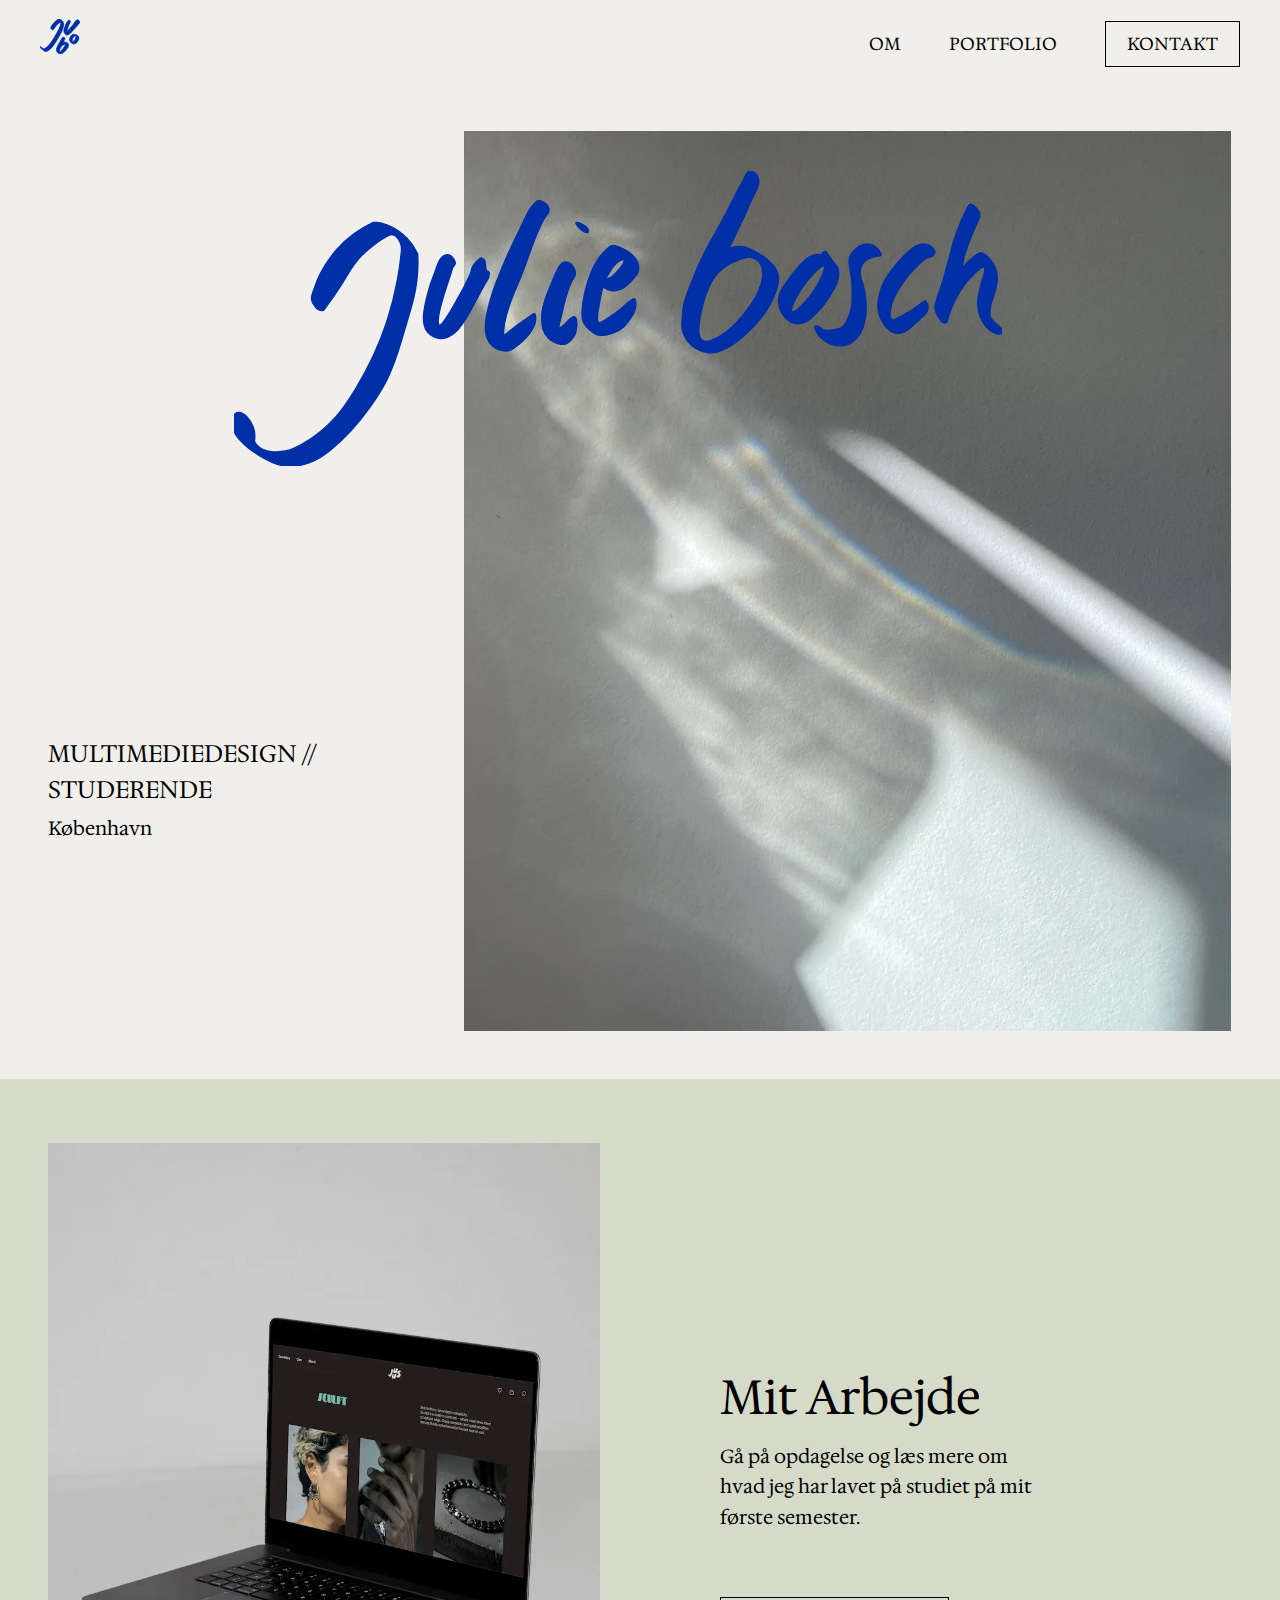
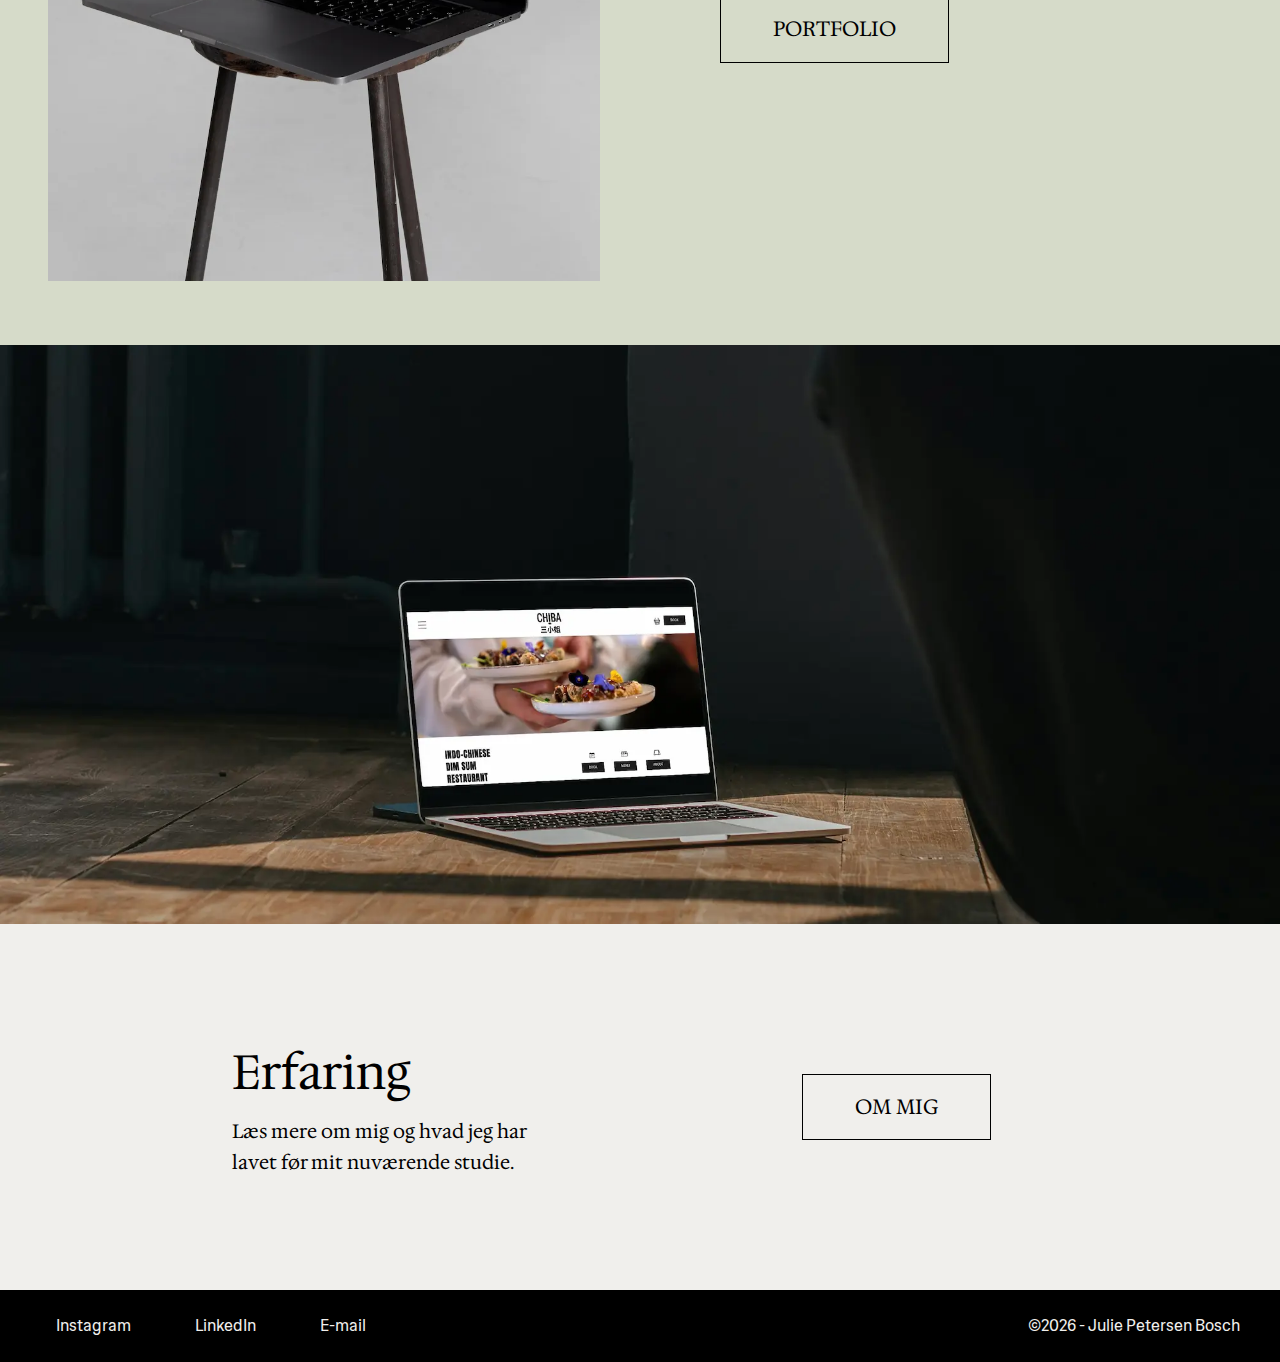
<file: index.html>
<!DOCTYPE html>
<html lang="da">
  <head>
    <meta charset="UTF-8" />
    <meta name="viewport" content="width=device-width, initial-scale=1.0" />
    <title>Julie Bosch | Forside</title>
    <link rel="preconnect" href="https://fonts.googleapis.com" />
    <link rel="preconnect" href="https://fonts.gstatic.com" crossorigin />
    <link
      href="https://fonts.googleapis.com/css2?family=Hedvig+Letters+Serif:opsz@12..24&display=swap"
      rel="stylesheet"
    />
    <link rel="preconnect" href="https://fonts.googleapis.com" />
    <link rel="preconnect" href="https://fonts.gstatic.com" crossorigin />
    <link
      href="https://fonts.googleapis.com/css2?family=Hedvig+Letters+Sans&display=swap"
      rel="stylesheet"
    />
    <link rel="apple-touch-icon" sizes="180x180" href="/apple-touch-icon.png" />
    <link rel="icon" type="image/png" sizes="32x32" href="/favicon-32x32.png" />
    <link rel="icon" type="image/png" sizes="16x16" href="/favicon-16x16.png" />
    <link rel="manifest" href="/site.webmanifest" />
    <link rel="stylesheet" href="css/index.css" />
    <link rel="stylesheet" href="css/general.css" />
    <link rel="stylesheet" href="css/layout.css" />
  </head>

  <body>
    <main>
      <header>
        <div class="flexheader">
          <div class="logo-center">
            <a href="index.html"
              ><svg
                class="logo"
                aria-label="Logo - tilbage til forsiden"
                id="Layer_2_logo"
                data-name="Layer 2"
                xmlns="http://www.w3.org/2000/svg"
                viewBox="0 0 55.04 47.87"
              >
                <defs>
                  <style>
                    .cls-1 {
                      fill: #002fa7;
                      stroke: #002fa7;
                    }
                  </style>
                </defs>
                <g id="Layer_1-2_logo" data-name="Layer 1">
                  <path
                    class="cls-1"
                    d="M15.79,13.78c-.76-.85-.74-.77-.8-.87-.5-.88.17-2.17.8-3.26,1.01-1.76,2.17-3.15,3.48-4.56,1.72-1.85,2.84-2.71,5.08-4.42.31-.24.54-.4.89-.53,1.97-.69,4.38,1.17,5.55,2.53.91,1.06,1.29,2.09,1.41,2.43.41,1.2.43,2.32.33,3.35-.46,4.62-3.71,10.94-3.71,10.94-1.76,3.42-3.17,5.77-5.1,9-1.47,2.45-2.58,4.11-4.81,7.42-1.02,1.51-1.83,2.69-3.15,4.07-1.38,1.44-2.42,2.18-3.94,3.25-1.48,1.04-2.17,1.35-2.99,1.45-1.14.13-2.07-.2-2.5-.36-.77-.28-1.41-.78-2.66-1.77-1.4-1.11-2.03-1.78-2.2-1.97-.56-.62-1.69-1.85-1.41-2.27.15-.22.67-.19,1.02-.03.28.13.42.32.56.49.36.44.78.76,1.64,1.41.65.49,1.21.79,1.28.82,2.28,1.14,8.08-5.62,8.08-5.62,3.69-4.3,5.9-8.04,8.9-13.17,1.79-3.07,3.05-5.46,4.24-8.05,0,0,.91-1.75,2.17-5.19,0,0,.24-.65.49-1.87.1-.5.21-1.13.1-1.9-.06-.39-.09-.58-.2-.66-.58-.41-2.55,1.43-3.71,2.53-1.71,1.6-2.63,2.47-3.58,3.91-.42.64-.94,1.52-1.94,2.79-.42.54-.73,1.04-1.05,1.25-.19.12-.55.14-.92.03-.41-.12-.61-.39-1.33-1.18Z"
                  />
                  <path
                    class="cls-1"
                    d="M38.77,2.11c-1.19,1.36-1.64,2.16-1.64,2.16-1.26,2.23-2.11,4.29-2.2,4.51-.34.83-.83,2.12-1.32,3.75-.58,1.95-.66,2.78-.68,3.43-.02.73-.03,1.44.24,2.32.13.42.82,2.45,2.84,3.39,0,0,.79.64,1.6.44,3.57-.9,8.44-6.63,16.73-16.65.35-.42.73-.91.69-1.18-.05-.34-.04-.26-.13-.46-.96-2.08-3.7-3.34-4.31-2.84-1.67,1.36-3.2,4.22-5.75,7.55-.08.11,0,0-5.75,6.67-.94,1.09-1.33,1.54-1.56,1.44-.95-.45,2.58-10.03,3.63-11.18.08-.09.3-.38.68-1.2.04-.08.09-.38.08-.68-.05-1.14-1.34-2.39-2.28-2.2-.24.05-.41.19-.88.72Z"
                  />
                  <path
                    class="cls-1"
                    d="M39.27,34.97c-.38-1.71-3.39-3.52-6.91-3.26-.21.02.09-.53.22-.9.5-1.05.83-1.38,1.39-2.67.17-.4.25-.65.26-.95,0-.08.03-.7-.29-1.22-.48-.78-1.67-1.24-2.52-.93-.22.08-.44.22-2.25,3.02-.11.18-.17.26-.21.33-.37.59-.85,1.47-2.78,5.05,0,0-.3.56-1.91,3.65-.83,1.6-1.08,2.09-1.3,2.91-.22.81-.51,1.96-.21,3.39.11.51.36,1.68,1.32,2.73,1.68,1.84,4.11,1.76,4.42,1.75,1.6-.07,2.7-.82,3.89-1.64,1.2-.82,1.89-1.62,3.12-3.05.28-.32,1.46-1.71,2.65-3.71.62-1.05.95-1.77,1.09-2.67.11-.7.09-1.42,0-1.83ZM33.38,38.26c-2,3.37-5.54,7.17-6.5,6.57-.85-.54.5-4.24,2.48-6.93.56-.75,1.32-1.33,2.62-2.19,1.47-.97,2.47-1.36,2.75-1.13.55.45-1.2,3.42-1.35,3.68Z"
                  />
                  <path
                    class="cls-1"
                    d="M52.93,24.04c-.73-1.24-1.9-1.73-3.37-2.32-1.49-.61-2.45-.99-3.65-.8-3.15.5-4.55,4.48-4.7,4.94-.26.77-.68,2.1-.29,3.72.52,2.12,2.09,3.29,2.56,3.64.38.28.99.71,1.9.95.48.13,2.13.5,3.72-.37.53-.29.84-.6,1.28-1.03.18-.18.92-.92,1.82-2.56.64-1.17.96-1.75,1.12-2.48.11-.53.47-2.2-.4-3.67ZM46.36,30.4c-.45.31-1.03.69-1.81.86-.56.12-.31-5.55,3.02-7.45.44-.25,1.13-.72,1.83-.6.64.11.06,5.02-3.03,7.19Z"
                  />
                </g>
              </svg>
            </a>
          </div>
          <nav>
            <div class="flexnav">
              <div>
                <a href="about.html">OM</a>
              </div>
              <div>
                <a href="portfolio.html">PORTFOLIO</a>
              </div>
              <div>
                <a
                  href="mailto:jubo0003@stud.ek.dk"
                  target="_blank"
                  class="cta-nav"
                  >KONTAKT</a
                >
              </div>
            </div>
            <div class="burgernav">
              <button class="burger">
                <span class="line"></span>
                <span class="line"></span>
                <span class="line"></span>
              </button>
              <ul class="menu">
                <li><a href="about.html">OM</a></li>

                <li><a href="portfolio.html">PORTFOLIO</a></li>

                <li>
                  <a href="mailto:jubo0003@stud.ek.dk" target="_blank"
                    >KONTAKT</a
                  >
                </li>
              </ul>
            </div>
          </nav>
        </div>
      </header>
      <div class="flexhero gridhero">
        <div class="heroimage">
          <img
            src="content/img/sunlight.webp"
            alt="sollys der reflekteres og rammer en væg"
          />
          <h1>
            <svg
              aria-label="Julie Bosch"
              class="hero-julie"
              id="Layer_3"
              data-name="Layer2"
              xmlns="http://www.w3.org/2000/svg"
              viewBox="0 0 572.67 220.14"
            >
              <defs>
                <style>
                  .cls-1 {
                    fill: #002fa7;
                  }
                </style>
              </defs>
              <g id="Layer_4" data-name="Layer1">
                <path
                  class="cls-1"
                  d="M59.95,100.35c-.94-1.17-1.96-2.86-2.18-4.98-.2-1.9.35-3.19,2.18-8.1,1.96-5.25,1.76-4.89,2.18-5.92,5.17-12.5,14.64-23.04,14.64-23.04,9.71-10.81,20.36-16.8,27.09-19.93.67-.04,1.62-.07,2.75,0,3.44.21,5.97,1.17,7.42,1.74,8.69,3.39,15.17,10.22,15.17,10.22,2.2,2.33,5.24,6.06,7.75,11.38.18,3.12.33,7.76,0,13.36-.72,12.31-3.26,21.55-4.95,27.37-8.3,28.65-12.45,42.97-19.46,56.23,0,0-15.46,29.27-41.1,49.87-5.28,4.24-12.71,9.36-22.79,11.03-6.76,1.12-11.93.24-13.21,0-5.85-1.08-9.63-3.31-15.92-7.01-4.68-2.75-9.63-5.72-14.49-11.3-2.04-2.35-3.96-4.3-4.46-6.05-1.28-4.49,0-9.34,0-14.01.56-.45,1.36-.95,2.39-1.11,4.51-.73,9.39,5.63,11.3,10.67,1.51,3.96,1.43,7.77.96,10.67.3.71.79,1.69,1.59,2.71,6.17,7.79,20.73,4.8,22.29,4.46,1.89-.41,5.22-1.31,11.62-4.94,13.45-7.61,22.11-16.87,25.63-20.86,6.07-6.88,9.57-12.57,14.09-19.99,14.34-23.54,21.34-43.88,23.6-50.8,2.04-6.26,5.31-17.18,7.87-31.13,1.53-8.34,2.41-15.69,2.95-21.63.08-.79.12-2-.16-3.43-.71-3.6-3.4-8.05-6.86-8.33-1.1-.09-2.33.54-4.74,1.8-3.39,1.77-5.73,3.52-6.04,3.76-4.55,3.44-8.39,6.34-12.58,10.78-5.84,6.19-7.8,10.53-13.72,19.93-3.01,4.78-7.62,11.78-13.88,20.09-.63.16-1.18.19-1.63.16-3.11-.18-4.99-3.16-5.29-3.66Z"
                />
                <path
                  class="cls-1"
                  d="M155.95,63.49c-2.9,1.93-3.82,5.05-5.28,9.39-2.87,8.54-2.63,6.36-4.6,12.88-1.45,4.78-2.37,8.55-2.84,10.6-2.37,10.21-2.2,13.82-1.76,16.51.31,1.91.46,3.15,1.22,4.7,1.85,3.78,5.95,6.98,10.69,7.38,4.48.38,7.78-1.87,10.15-3.49,2.62-1.79,4.84-4.05,9.07-10.74,4.69-7.41,6.5-11.79,11.5-20.93,2.21-4.04,4.1-7.27,5.28-9.26.19-.41.47-1.05.68-1.88.33-1.32.63-2.5,0-3.35-.13-.18-.63-.79-1.89-.94-.17-.63-.4-1.61-.54-2.82-.28-2.34.05-3.11-.54-4.43-.12-.26-1.01-2.2-2.44-2.28-.63-.04-1.13.31-1.89.94-2.15,1.79-3.37,2.8-4.47,4.83-.96,1.78-1.24,3.24-1.49,4.29-.5,2.11-1.82,4.76-4.47,10.06-2.97,5.97-3.15,5.53-7.44,13.55-.62,1.16-3.2,6-7.17,11.81-1.61,2.36-3.5,4.95-4.6,4.56-.46-.16-.7-.81-.81-1.74-1.02-8.34,8.66-33.3,9.74-37.71.17-.71.35-1.81,1.08-3.22.93-1.79,1.74-2.12,1.89-3.35.17-1.34-.59-2.45-1.22-3.35-.48-.7-2.02-2.92-4.47-3.09-.51-.04-1.74-.03-3.38,1.07Z"
                />
                <path
                  class="cls-1"
                  d="M227.26,21.94c-2.55.26-7.54,7.84-8.16,9.07-4.42,8.77.62-1.22-13.71,28.47-1.39,2.88-3.98,8.88-7.11,16.58-3.61,8.9-5.05,13.26-5.65,15.12-1.57,4.86-2.54,8.63-3.1,10.93-2.4,9.89-2.46,14.57-1.82,18.59.4,2.49.9,3.75,1.09,4.19.36.86,2.88,6.51,9.11,8.56,1.04.34,4.86,1.61,8.75,0,1.21-.5,2-1.1,3.28-2.15,2.18-1.78,5.26-3.88,8.38-7.51.78-.91,1.61-1.88,2.55-3.28,2.08-3.12,4.04-5.89,4.01-9.48,0-.99.36-4.76-1.09-4.56-1.59.23-2.78,1.66-4.19,2.55-7.05,4.48-13.5,9.84-14.76,10.93,0,0-.32.28-.82.65-1.38,1.03-2.28,1.7-2.76,1.47-.44-.22-.39-1.16-.09-3.86.29-2.62.44-3.94.55-4.5,2.15-10.74,6.89-22.24,6.89-22.24,2.34-5.11,5.64-12.73,9.1-22.43.77-2.16.53-1.57,1.38-3.95,3.15-8.85,9.8-27.57,13.79-31.62.29-.29,1.42-1.38,1.84-3.13.11-.44.31-1.51,0-2.76-.8-3.26-4.33-4.7-5.42-5.15-.95-.39-1.43-.58-2.05-.52Z"
                />
                <path
                  class="cls-1"
                  d="M245.35,68.25c-2.39,1.01-3.28,3.5-4.72,6.45-3.37,6.92-.24.49-4.7,10.96-4.16,9.75-5.83,14.9-6.28,20.15-.33,3.83,0,7.59,0,7.59.14,1.6.24,2.76.52,3.93,1.26,5.21,6.05,10.19,11.78,11.51,1.35.31,3.34.75,5.63,0,3.15-1.03,4.74-3.63,5.89-5.5,0,0,3.44-5.61,1.96-12.43-.2-.93-.53-1.92-1.31-2.22-.39-.15-1.12-.22-3.01,1.18-2.86,2.12-3.48,3.97-6.41,6.02-1.05.73-1.65,1.14-2.05.92-.88-.51.23-3.61,1.65-9.42,1.08-4.39.68-3.56,1.57-7.07,1.66-6.54,4.12-16.22,7.46-20.54.24-.31.89-1.12,1.18-2.36.52-2.23-.52-4.23-1.05-5.23-.72-1.39-1.63-3.11-3.66-3.93-.24-.1-2.33-.89-4.45,0Z"
                />
                <path
                  class="cls-1"
                  d="M272.18,100.57c.3-1.67.5-2.74.68-3.71,1.49-7.99,1.55-9.44,2.59-9.82,1.05-.39,1.69.83,3.85,1.67,3.97,1.55,8.07-.12,9.84-.84,3.14-1.28,5.12-3.47,9.08-7.87,1.85-2.06,2.71-3.33,3.18-5.02.69-2.47.23-4.56,0-5.53-.95-4.04-3.78-6.42-5.86-8.2-2.66-2.27-4.98-3.26-8.15-4.58-3.01-1.25-4.22-1.33-5.27-1.12-1.77.34-2.93,1.42-4.39,2.93-3.29,3.39-4.94,5.09-6.68,7.8-4.11,6.39-5.97,12.22-7.51,17.17-1.27,4.09-1.94,7.21-2.39,9.32-1.49,7.03-1.59,10.85-1.61,12.05-.06,3.79-.07,5.74.98,8,1.34,2.92,3.62,4.79,5.22,6.1,1.54,1.26,2.81,2.31,4.68,3.02,4.76,1.82,9.48,0,12.54-1.17,4.35-1.68,7.1-4.09,7.95-4.88,2.4-2.21,3.85-4.48,5.51-7.07,1.22-1.9,1.82-2.84,2.24-4,1.48-4.06,1.36-9-.2-9.56-.3-.11-.69-.07-2.49,1.17-2.13,1.47-3.19,2.2-4.58,3.71-3.16,3.42-7.34,6.12-10.75,8.34-7.52,4.9-8.26,4.88-8.71,4.58-1.32-.84-.98-3.96-.63-7.22.1-.9.36-2.35.88-5.27ZM279.5,76.31c2.86-4.62,4.29-6.93,7.35-8.79.81-.49,2.3-1.76,3.83-1.68.51.03.19,1.27,0,2.16-.24,1.08-.78,1.8-1.12,2.24-2.42,3.13-4.55,5.43-4.55,5.43-1.77,1.91-2.68,2.88-3.83,3.52-.28.15-2.63,1.43-3.2.8-.29-.32-.08-1.09,1.52-3.67Z"
                />
                <path
                  class="cls-1"
                  d="M264.23,45.54c-.11.12-.45.44-1.6.28-1.17-.17-2.67-.76-4.99-3.18-1.32-1.37-3.16-3.29-2.7-4.02.33-.51,1.63-.21,2.52,0,1.97.46,3.22,1.45,4.68,2.61,1.14.9,1.59,1.46,1.9,2.12.14.29.73,1.57.19,2.19Z"
                />
                <path
                  class="cls-1"
                  d="M405.37,75.88c-1.22-3.76-3.63-6.11-6.22-8.65-3.12-3.04-6.06-4.65-10.03-6.83-3.98-2.18-5.96-3.27-8.65-3.8-4.82-.96-8.98.2-11.41,1.12,7.24-14.6,10.97-22.62,13.05-27.32,2.98-6.73,2.88-7.36,4.75-10.63,1.37-2.39,2.12-4.24,3.63-7.95.38-.94.81-2.04.86-3.54.03-.77.07-3.09-1.47-5.19-1.13-1.53-3.56-3.56-5.71-2.99-1.69.44-2.28,2.24-3.99,5.87-1.43,3.03-3.26,5.86-4.73,8.88-1.69,3.48-3.76,7.43-7.9,15.32-2.58,4.92-4.63,8.66-6.36,11.81-4.79,8.75-5.27,9.28-8.07,14.58-1.92,3.63-4.07,7.72-6.6,13.28-1.73,3.81-3.43,8.21-6.84,17.03-3.04,7.86-3.73,9.96-4.32,12.96-.54,2.74-.74,5.14-1.14,9.94-.46,5.46-.31,7.05,0,8.56.71,3.4,2.17,5.76,2.85,6.84,2.54,4.03,5.79,6.31,7.66,7.41,1.26.74,4.48,2.6,8.88,3.01,1.4.13,5.97.4,14.1-3.75,6.36-3.25,10.38-6.9,14.67-10.86,9.5-8.76,14.42-16.51,15.54-18.31,3.77-6.05,5.27-10.27,5.79-11.84,1.75-5.23,3.29-9.85,1.64-14.96ZM394.25,78.18c-.63,8.72-5.32,16.73-10.41,23.66-7.85,10.43-16.46,20.37-28.85,24.75-10.42,3.08-8.65-10.02-7.6-16.28,2.15-12.01,5.67-26.17,14.02-34.88,5.53-5.1,13.09-9.19,20.38-10.81l.19-.03c8.47-1.77,13.01,6.05,12.27,13.58Z"
                />
                <path
                  class="cls-1"
                  d="M450.36,72.48c-.8-2.17-1.81-2.66-4.71-6.35-1.96-2.49-2.9-4.98-4.3-6.15-1.17-.98-2.61,1.6-3.91,2.4-1.38-.19-3.53-.28-5.92.47-2.74.86-4.5,2.42-5.64,3.48-6.48,6.03-11.44,12.93-13.94,16.5-3.79,5.42-4.74,7.25-5.33,9.73-1.09,4.58-.2,8.16,0,8.91.24.91,1.02,3.59,3.18,6.35,1.26,1.62,3.27,4.21,6.97,5.43.22.07,5.45,1.71,10.45-1.02.83-.45,1.49-.94,3.18-2.46,2.49-2.25,4.95-4.47,8.2-8.4,1.09-1.32,5.06-6.21,8.91-13.34,1.76-3.27,2.44-5.03,2.87-6.94.49-2.18,1.21-5.33,0-8.61ZM430.36,92.25c-4.48,5.91-12.25,13.81-14.03,12.57-2.24-1.56,5.04-17.44,16.37-28.79,2.41-2.42,6.01-6.02,7.16-5.26,1.78,1.17-2.67,12.48-9.5,21.48Z"
                />
                <path
                  class="cls-1"
                  d="M482.6,63c-2.36.21-5.98,1.01-7.5,1.69-2.15.96-5.13,2.3-6.86,5.49-1.27,2.35-1.28,4.61-1.27,6.02.03,3.91,1.66,6.74,2.01,7.81,2.97,9.24,2.56,20.33,2.01,24.29-.68,4.84-1.5,10.18-5.6,15.1-1.25,1.5-3.58,4.24-7.6,5.81-6.49,2.53-13.55.52-18.06-2.96-4.54-3.5-7.54-9.31-6.44-10.45.5-.52,2.43-.14,3.59.74.45.34.61.61,1.27,1.06,0,0,.89.6,2.11.95,2.51.73,6.19.1,6.76,0,3.05-.54,4.87-.86,6.65-2.32,1.1-.9,1.75-1.87,2.43-3.06,3.07-5.38,4.17-10.72,4.22-10.98.85-4.27.77-7.38.63-13.52-.11-4.62-.16-6.92-.63-9.61-.58-3.3-1.44-5.9-1.58-10.45-.07-2.25.08-3.38.42-4.47.87-2.8,2.68-4.51,3.91-5.67,1.31-1.24,2.97-2.81,5.7-3.59.84-.24,3.54-.98,6.55,0,5.39,1.76,7.89,8.08,7.29,8.13Z"
                />
                <path
                  class="cls-1"
                  d="M522.72,59.8c-.39-.8-1.22-2.22-2.81-3.44-.72-.56-2.55-1.81-5.1-1.99-1.9-.14-3.5.37-4.85.97-6.53,2.92-13.54,11.16-15.3,13.26-4.72,5.63-7.28,8.71-9.82,13.77-2.57,5.12-3.47,8.97-3.7,9.98-.7,3.11-1.51,6.75-.77,11.44.24,1.5,1.25,6.97,5.48,11.99,1.57,1.86,3.12,3.65,5.87,4.59,3.37,1.15,6.39.29,7.27,0,2.46-.81,4.2-2.34,6.89-4.72.55-.48.22-.22,2.17-2.04,2.37-2.21,3.19-2.92,4.97-4.59,2.15-2.02,3.22-3.03,3.44-3.44,1.17-2.15,1.53-5.33,0-7.65-.4-.6-.81-1.5-1.15-1.28-4.16,2.69-7.33,5.68-12,8.5-.5.3.5-.39-9.74,5.17-1.07.58-1.93,1.05-2.7.72-2.15-.95-1.42-7.32-.66-10.84,1.09-5.06,3.15-8.39,6.33-13.43,3.91-6.2,7.91-10.83,11.17-14.14,4.9-4.98,7.36-7.48,9.58-7.98,1.04-.24,3.67-.64,4.84-2.64.47-.8.57-1.62.58-2.21Z"
                />
                <path
                  class="cls-1"
                  d="M549.04,24.72c-1.93.63-2.76,4.13-4.4,7.28-1.65,3.17-2.65,5.75-4.58,10.78-1.77,4.62-2.66,6.93-3.59,10.06-.98,3.3-1,4-2.96,11.29-.31,1.15-.44,1.61-1.62,5.87-3.52,12.7-3.46,12.53-3.5,12.67-1.69,5.21-3.5,9.26-5.21,15.99-.21.81-.46,1.84-.45,3.23,0,3.56,1.69,5.93,4.23,9.52.4.56,1,1.37,2.07,1.71.28.09,1.26.42,2.07,0,1.08-.56,1.08-2.05,1.62-4.31.38-1.57,1.09-3.05,1.62-4.58.97-2.84,3.95-9.7,7.55-15.36,6.5-10.23,16.09-18.25,17.7-17.07.54.4.3,1.92,0,3.77-.31,1.94-.9,3.34-1.08,3.77-.6,1.47-1.15,3.75-2.25,8.32-1.15,4.79-1.84,7.7-1.71,11.62.17,4.76,1.47,8.32,2.07,9.79,1.68,4.13,3.87,6.67,4.49,7.37,1.32,1.48,3.16,3.5,6.2,4.52.8.27,3.96,1.34,5.03,0,.79-.98.07-2.82,0-3-.45-1.12-1.27-1.77-1.53-1.98-.68-.54-5-4-6.47-6.47-1.26-2.12-.87-4.37-.09-8.89.69-4.03,1.49-4.29,3.14-10.24,1.12-4.03,1.83-6.65,1.8-10.15-.02-1.52-.06-4.02-1.08-7.07-1.53-4.58-4.23-7.28-6.02-9.04-1.93-1.89-3.36-3.25-5.32-3.21-1.28.03-2.2.7-4,2.05-2.08,1.56-6.62,5.45-8.58,8.33-.13.19-.49.73-.73.66-.18-.05-.36-.48-.11-2.6.48-4.03,1.75-7.58,2.64-10.12,1.6-4.56,1.22-3.63,1.73-5,1.71-4.54,5.67-14,7.9-18.63.11-.24.39-.81.52-1.62.33-2.2-.83-4.06-1.33-4.86-1.79-2.86-4.62-4.76-5.74-4.39Z"
                />
              </g>
            </svg>
          </h1>
        </div>
        <div class="herotext">
          <h2>
            MULTIMEDIEDESIGN // <br />
            STUDERENDE
          </h2>
          <p>København</p>
        </div>
      </div>

      <section class="bg-change flexbox1-1">
        <img
          src="content/img/juus-chair.webp"
          alt="macbook viser Juus hjemmeside"
        />
        <div class="flex-text-cta1">
          <div class="h3-p-index">
            <h3>Mit Arbejde</h3>
            <p>
              Gå på opdagelse og læs mere om <br />
              hvad jeg har lavet på studiet på mit <br />
              første semester.
            </p>
          </div>
          <div>
            <a href="portfolio.html" class="cta-green">PORTFOLIO</a>
          </div>
        </div>
      </section>
      <img
        src="content/img/chiba-floor.webp"
        alt="macbook der viser CHIBAs hjemmeside"
      />
      <div class="flex-text-cta2">
        <div class="h3-p-index">
          <h3>Erfaring</h3>
          <p>
            Læs mere om mig og hvad jeg har <br />
            lavet før mit nuværende studie.
          </p>
        </div>
        <div class="om-cta">
          <a href="about.html" class="cta-beige">OM MIG</a>
        </div>
      </div>
      <footer>
        <div class="footerlinks">
          <div>
            <a href="https://www.instagram.com/gulejulle/" target="_blank"
              >Instagram</a
            >
          </div>
          <div>
            <a
              href="https://www.linkedin.com/in/julie-petersen-156950243/"
              target="_blank"
              >LinkedIn</a
            >
          </div>
          <div>
            <a href="mailto:jubo0003@stud.ek.dk" target="_blank">E-mail</a>
          </div>
        </div>
        <div class="center">©2026 - Julie Petersen Bosch</div>
      </footer>
    </main>
    <script src="javascript/general.js"></script>
  </body>
</html>
</file>
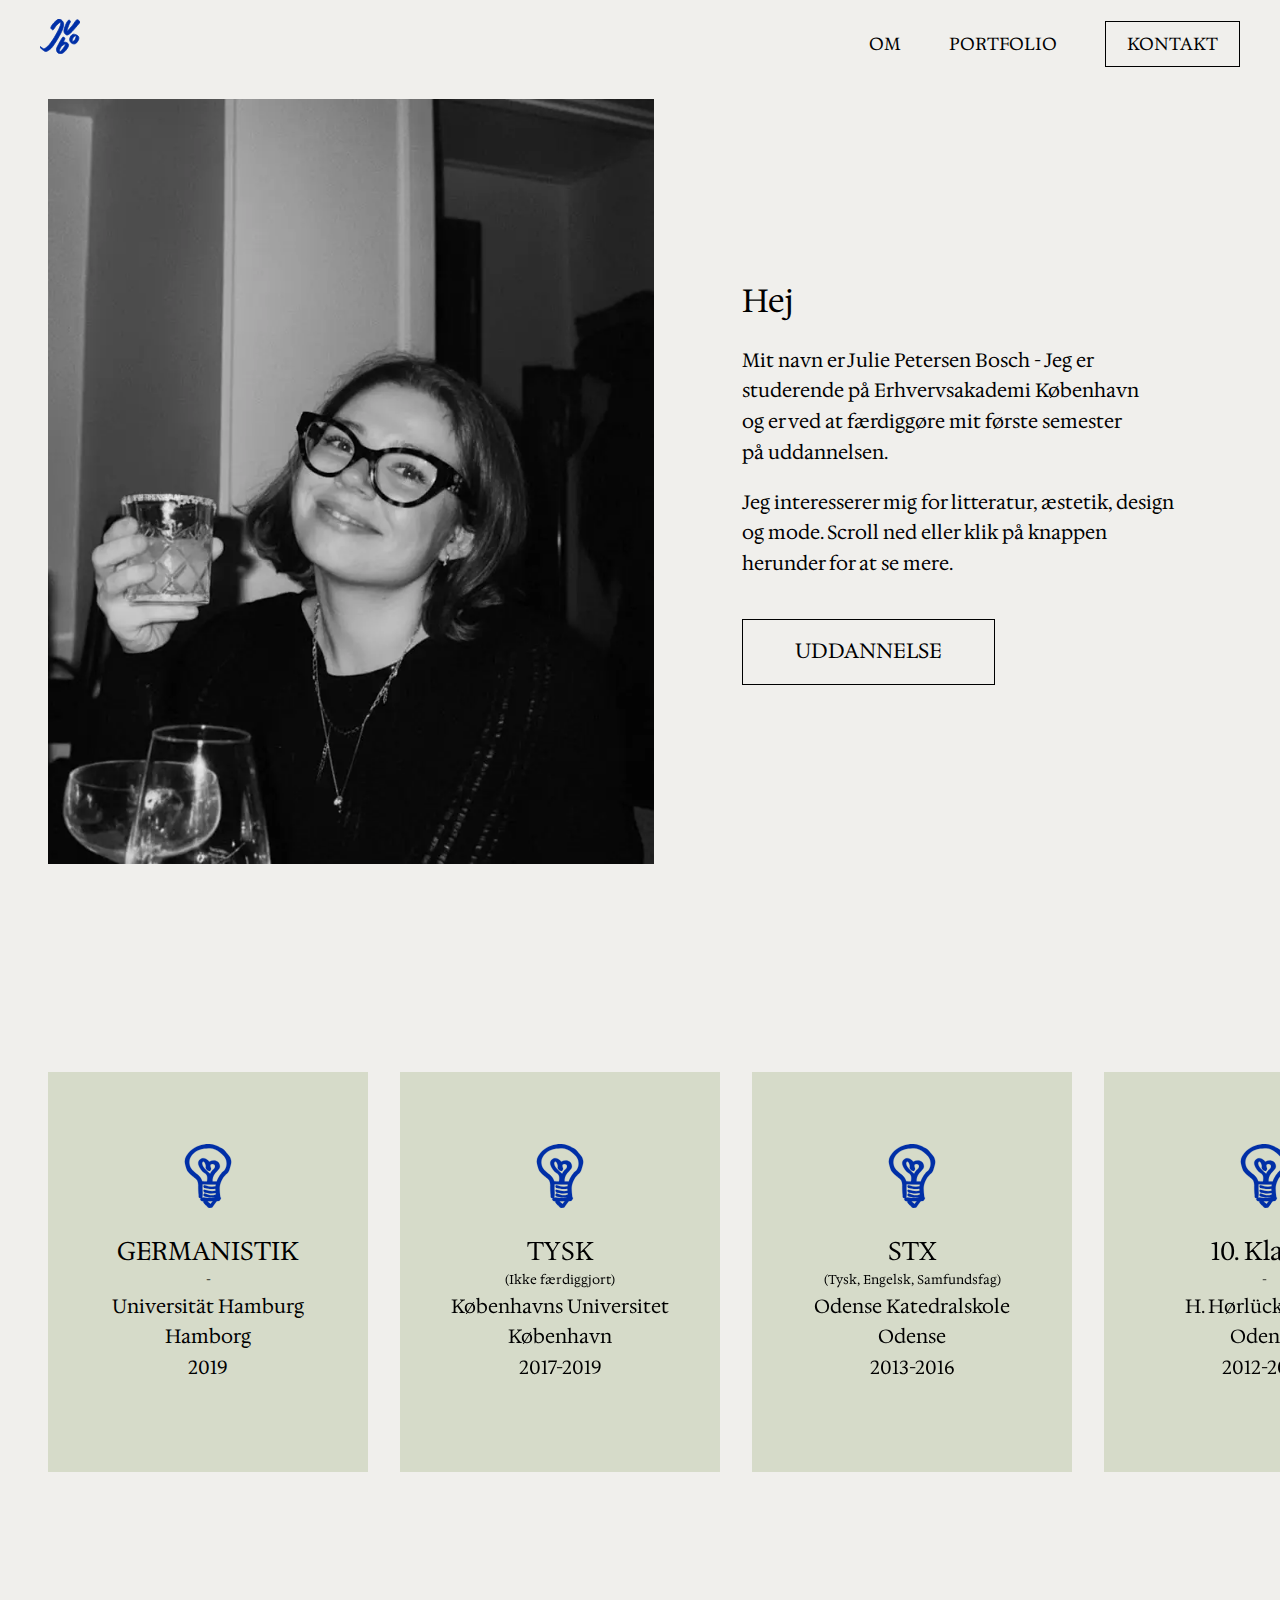
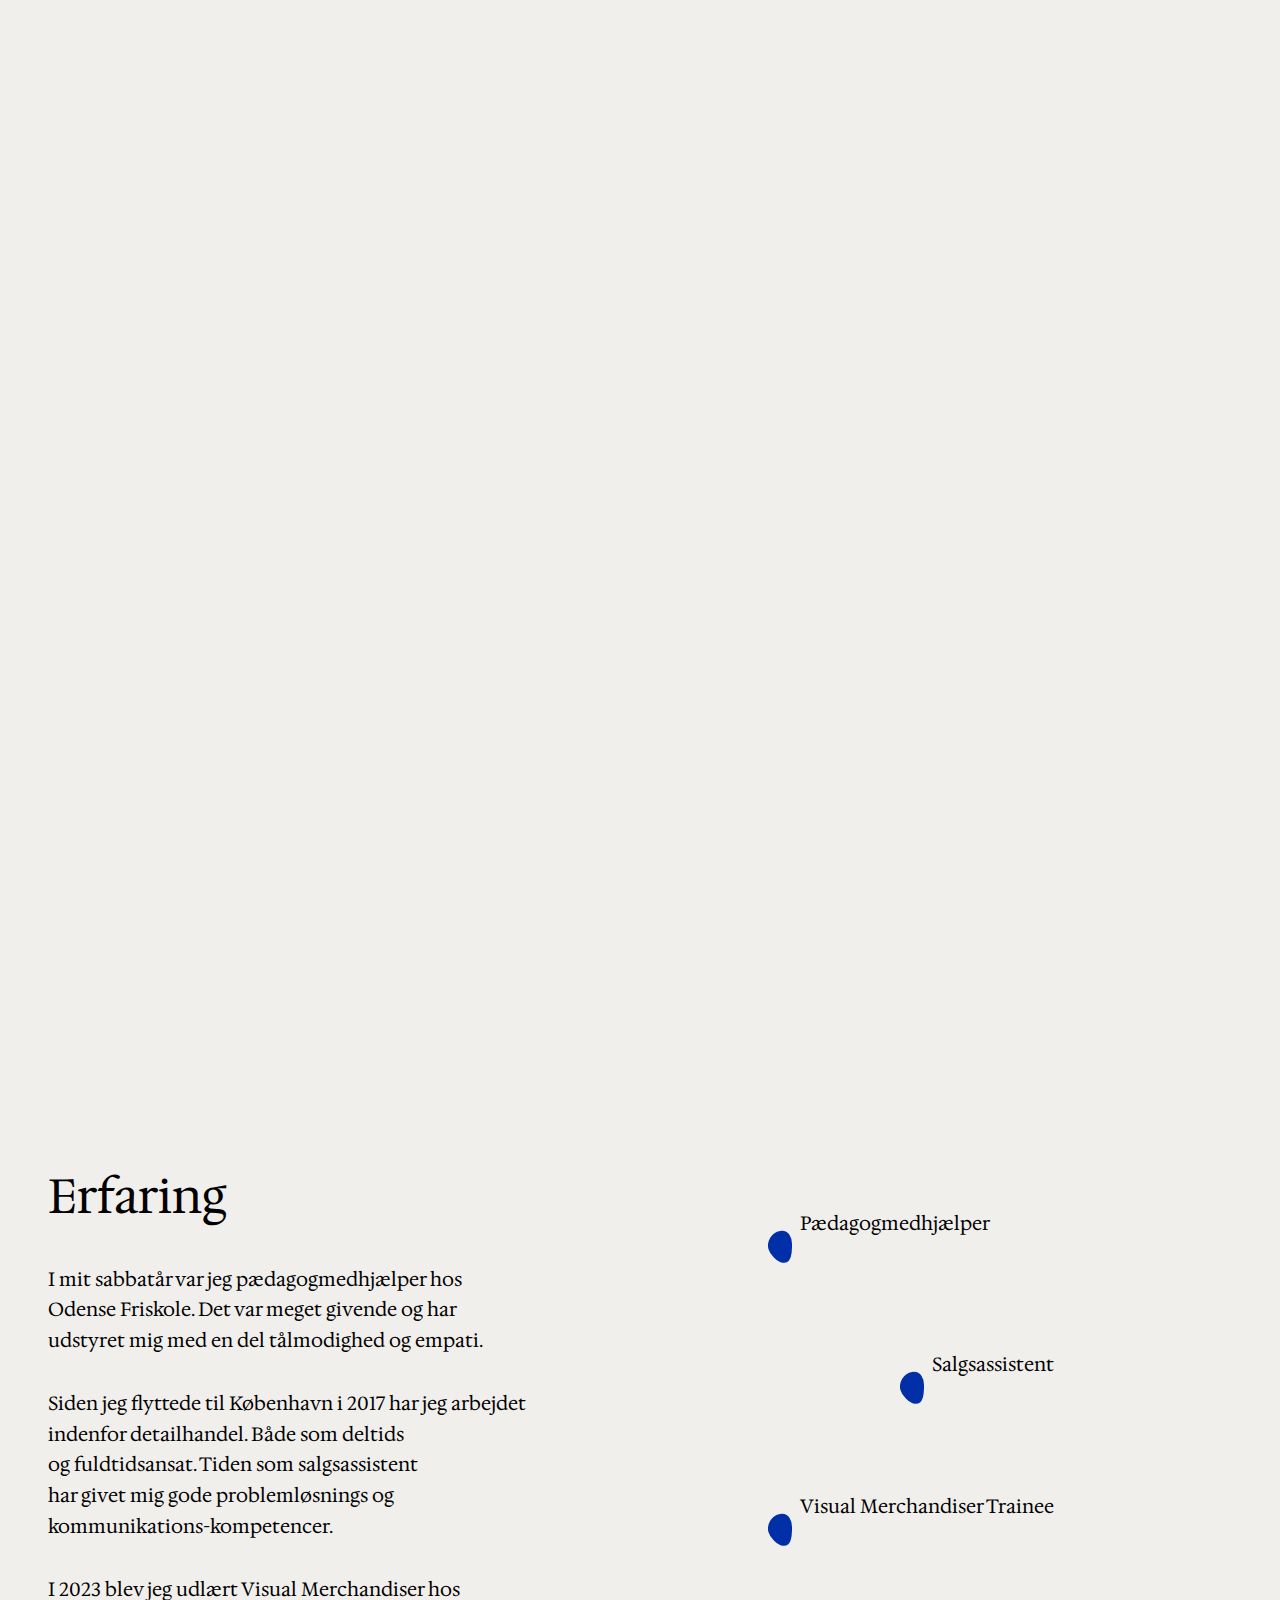
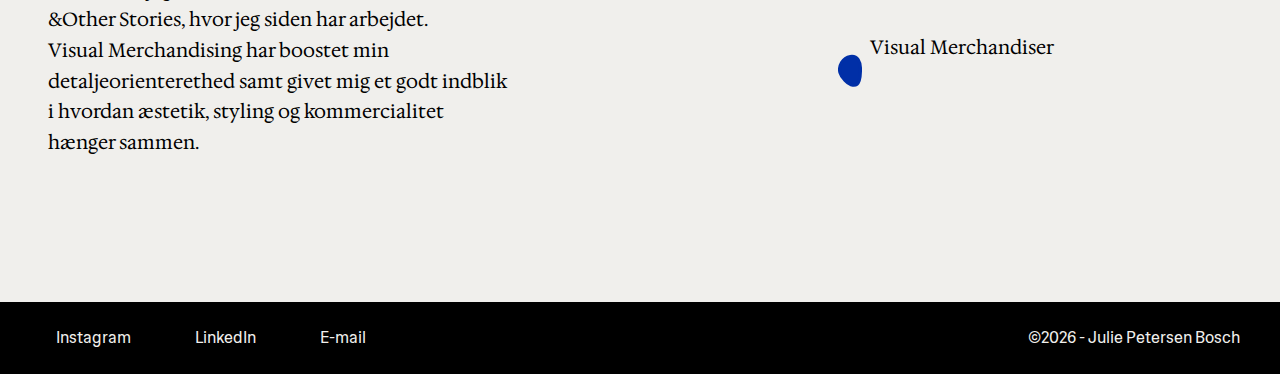
<file: about.html>
<!DOCTYPE html>
<html lang="da">
  <head>
    <meta charset="UTF-8" />
    <meta name="viewport" content="width=device-width, initial-scale=1.0" />
    <title>Julie Bosch | Om</title>
    <link rel="preconnect" href="https://fonts.googleapis.com" />
    <link rel="preconnect" href="https://fonts.gstatic.com" crossorigin />
    <link
      href="https://fonts.googleapis.com/css2?family=Hedvig+Letters+Serif:opsz@12..24&display=swap"
      rel="stylesheet"
    />
    <link rel="preconnect" href="https://fonts.googleapis.com" />
    <link rel="preconnect" href="https://fonts.gstatic.com" crossorigin />
    <link
      href="https://fonts.googleapis.com/css2?family=Hedvig+Letters+Sans&display=swap"
      rel="stylesheet"
    />
    <link rel="apple-touch-icon" sizes="180x180" href="/apple-touch-icon.png" />
    <link rel="icon" type="image/png" sizes="32x32" href="/favicon-32x32.png" />
    <link rel="icon" type="image/png" sizes="16x16" href="/favicon-16x16.png" />
    <link rel="manifest" href="/site.webmanifest" />

    <link rel="stylesheet" href="css/about.css" />
    <link rel="stylesheet" href="css/general.css" />
    <link rel="stylesheet" href="css/layout.css" />
  </head>

  <body>
    <main>
      <header>
        <div class="flexheader">
          <div>
            <a href="index.html"
              ><svg
                class="logo"
                aria-label="Logo - tilbage til forsiden"
                id="Layer_2_logo"
                data-name="Layer 2"
                xmlns="http://www.w3.org/2000/svg"
                viewBox="0 0 55.04 47.87"
              >
                <defs>
                  <style>
                    .cls-1 {
                      fill: #002fa7;
                    }
                  </style>
                </defs>
                <g id="Layer_1-2_logo" data-name="Layer 1">
                  <path
                    class="cls-1"
                    d="M15.79,13.78c-.76-.85-.74-.77-.8-.87-.5-.88.17-2.17.8-3.26,1.01-1.76,2.17-3.15,3.48-4.56,1.72-1.85,2.84-2.71,5.08-4.42.31-.24.54-.4.89-.53,1.97-.69,4.38,1.17,5.55,2.53.91,1.06,1.29,2.09,1.41,2.43.41,1.2.43,2.32.33,3.35-.46,4.62-3.71,10.94-3.71,10.94-1.76,3.42-3.17,5.77-5.1,9-1.47,2.45-2.58,4.11-4.81,7.42-1.02,1.51-1.83,2.69-3.15,4.07-1.38,1.44-2.42,2.18-3.94,3.25-1.48,1.04-2.17,1.35-2.99,1.45-1.14.13-2.07-.2-2.5-.36-.77-.28-1.41-.78-2.66-1.77-1.4-1.11-2.03-1.78-2.2-1.97-.56-.62-1.69-1.85-1.41-2.27.15-.22.67-.19,1.02-.03.28.13.42.32.56.49.36.44.78.76,1.64,1.41.65.49,1.21.79,1.28.82,2.28,1.14,8.08-5.62,8.08-5.62,3.69-4.3,5.9-8.04,8.9-13.17,1.79-3.07,3.05-5.46,4.24-8.05,0,0,.91-1.75,2.17-5.19,0,0,.24-.65.49-1.87.1-.5.21-1.13.1-1.9-.06-.39-.09-.58-.2-.66-.58-.41-2.55,1.43-3.71,2.53-1.71,1.6-2.63,2.47-3.58,3.91-.42.64-.94,1.52-1.94,2.79-.42.54-.73,1.04-1.05,1.25-.19.12-.55.14-.92.03-.41-.12-.61-.39-1.33-1.18Z"
                  />
                  <path
                    class="cls-1"
                    d="M38.77,2.11c-1.19,1.36-1.64,2.16-1.64,2.16-1.26,2.23-2.11,4.29-2.2,4.51-.34.83-.83,2.12-1.32,3.75-.58,1.95-.66,2.78-.68,3.43-.02.73-.03,1.44.24,2.32.13.42.82,2.45,2.84,3.39,0,0,.79.64,1.6.44,3.57-.9,8.44-6.63,16.73-16.65.35-.42.73-.91.69-1.18-.05-.34-.04-.26-.13-.46-.96-2.08-3.7-3.34-4.31-2.84-1.67,1.36-3.2,4.22-5.75,7.55-.08.11,0,0-5.75,6.67-.94,1.09-1.33,1.54-1.56,1.44-.95-.45,2.58-10.03,3.63-11.18.08-.09.3-.38.68-1.2.04-.08.09-.38.08-.68-.05-1.14-1.34-2.39-2.28-2.2-.24.05-.41.19-.88.72Z"
                  />
                  <path
                    class="cls-1"
                    d="M39.27,34.97c-.38-1.71-3.39-3.52-6.91-3.26-.21.02.09-.53.22-.9.5-1.05.83-1.38,1.39-2.67.17-.4.25-.65.26-.95,0-.08.03-.7-.29-1.22-.48-.78-1.67-1.24-2.52-.93-.22.08-.44.22-2.25,3.02-.11.18-.17.26-.21.33-.37.59-.85,1.47-2.78,5.05,0,0-.3.56-1.91,3.65-.83,1.6-1.08,2.09-1.3,2.91-.22.81-.51,1.96-.21,3.39.11.51.36,1.68,1.32,2.73,1.68,1.84,4.11,1.76,4.42,1.75,1.6-.07,2.7-.82,3.89-1.64,1.2-.82,1.89-1.62,3.12-3.05.28-.32,1.46-1.71,2.65-3.71.62-1.05.95-1.77,1.09-2.67.11-.7.09-1.42,0-1.83ZM33.38,38.26c-2,3.37-5.54,7.17-6.5,6.57-.85-.54.5-4.24,2.48-6.93.56-.75,1.32-1.33,2.62-2.19,1.47-.97,2.47-1.36,2.75-1.13.55.45-1.2,3.42-1.35,3.68Z"
                  />
                  <path
                    class="cls-1"
                    d="M52.93,24.04c-.73-1.24-1.9-1.73-3.37-2.32-1.49-.61-2.45-.99-3.65-.8-3.15.5-4.55,4.48-4.7,4.94-.26.77-.68,2.1-.29,3.72.52,2.12,2.09,3.29,2.56,3.64.38.28.99.71,1.9.95.48.13,2.13.5,3.72-.37.53-.29.84-.6,1.28-1.03.18-.18.92-.92,1.82-2.56.64-1.17.96-1.75,1.12-2.48.11-.53.47-2.2-.4-3.67ZM46.36,30.4c-.45.31-1.03.69-1.81.86-.56.12-.31-5.55,3.02-7.45.44-.25,1.13-.72,1.83-.6.64.11.06,5.02-3.03,7.19Z"
                  />
                </g>
              </svg>
            </a>
          </div>
          <nav>
            <div class="flexnav">
              <div>
                <a class="visiting" href="about.html">OM</a>
              </div>
              <div>
                <a href="portfolio.html">PORTFOLIO</a>
              </div>
              <div>
                <a
                  href="mailto:jubo0003@stud.ek.dk"
                  target="_blank"
                  class="cta-nav"
                  >KONTAKT</a
                >
              </div>
            </div>
            <div class="burgernav">
              <button class="burger">
                <span class="line"></span>
                <span class="line"></span>
                <span class="line"></span>
              </button>
              <ul class="menu">
                <li><a class="visiting" href="about.html">OM</a></li>

                <li><a href="portfolio.html">PORTFOLIO</a></li>

                <li>
                  <a href="mailto:jubo0003@stud.ek.dk" target="_blank"
                    >KONTAKT</a
                  >
                </li>
              </ul>
            </div>
          </nav>
        </div>
      </header>
      <section class="flex-om">
        <img
          class="portrait"
          src="content/img/julieportraet.webp"
          alt="Billede af Julie Bosch i sort-hvid"
        />
        <div class="h1-p-cta">
          <div class="h1-p-flex">
            <h1>Hej</h1>
            <p>
              Mit navn er Julie Petersen Bosch - Jeg er studerende på
              Erhvervsakademi København og er ved at færdiggøre mit første
              semester på uddannelsen.
            </p>
            <p>
              Jeg interesserer mig for litteratur, æstetik, design og mode.
              Scroll ned eller klik på knappen herunder for at se mere.
            </p>
          </div>
          <div>
            <a href="#hsw" class="cta-beige">UDDANNELSE</a>
          </div>
        </div>
      </section>
      <div class="horizontal-scroll-wrapper" id="hsw">
        <div class="sticky-wrapper">
          <section class="edu-cards gallery-track">
            <div class="cardbox">
              <div class="lightbulb">
                <svg
                  id="Layer_2_card1"
                  data-name="Layer 2"
                  xmlns="http://www.w3.org/2000/svg"
                  viewBox="0 0 264.48 363.56"
                >
                  <defs>
                    <style>
                      .cls-1 {
                        fill: #002fa7;
                        stroke: #002fa7;
                        stroke-linejoin: round;
                      }
                    </style>
                  </defs>
                  <g id="Layer_1-2_card1" data-name="Layer 1">
                    <path
                      class="cls-1"
                      d="M263.29,93.35c-1.87-11.38-6.59-19.53-7.7-21.4-1.76-2.95-2.75-4.01-8.99-11.56-15.94-19.29-16.47-20.85-21.4-25.25-5.47-4.88-9.94-7.53-17.55-11.98-9.04-5.29-22.47-13.15-39.37-17.97-25.03-7.14-46.31-4.37-56.06-3-17.36,2.44-62.6,11.94-92.01,49.65C13.23,60.77.06,77.66.51,99.77c.15,7.42,1.8,13.68,4.28,23.11,3.57,13.58,6.64,25.25,15.41,36.81,6.13,8.08,13.45,14,21.83,20.77,3.23,2.61,7.72,6.05,14.98,12.18,6.26,5.29,9.38,7.93,10.27,8.99,7.83,9.31,8.99,21.01,9.84,30.81.51,5.92-.15,4.44,0,17.55.2,17.58,1.5,30.66,2.14,36.38,1.26,11.29-.78,15.51,2.57,18.4,2.45,2.12,6.38,2.89,9.94,2.23-1.03.77-1.93,1.76-2.53,3.04-1.78,3.8.11,7.78.36,8.3,1.79,3.63,5.22,4.96,6.86,5.59,2.45.95,3.94.81,8.98.9,1.05.02,1.95.04,2.73.06-1.38.72-2.36,1.56-2.76,2.46-1.1,2.5,1.46,5.92,5.05,10.72,3.59,4.81,5.97,6.07,11.83,11.83,7.61,7.48,6.86,8.55,9.96,10.51,4.1,2.59,11.09,4.34,23.72,0,8.56-11.78,17.12-23.57,25.69-35.35,4.7-.46,9.39-.92,14.09-1.38,1.19-1.13,2.9-2.88,4.7-5.25,3.29-4.34,5.82-7.66,5.25-11.32-.39-2.5-1.81-2.5-3.31-6.35-1.19-3.05-1.24-5.46-1.38-8.01-.4-7.26-.84-3.77-1.66-15.19-1.25-17.47-1.88-26.21-.55-36.18,1.36-10.21,4-17.65,5.8-22.65,2.94-8.15,9.63-26.12,25.34-41.92,7.99-8.04,10.38-7.54,15.84-14.98,5.51-7.51,7.48-14.05,11.13-26.53,5.68-19.45,8.52-29.17,6.42-41.94ZM147.06,340.4c-2.91-2.78-9.14-6.15-14.82-12.73-.81-.94-1.76-1.72-2.82-2.37.65-.02,1.31-.04,2.01-.07,6.24-.24,15.63-.74,27.9-1.9-4.09,5.69-8.18,11.38-12.28,17.07ZM238.04,115.18c-.38,5.57-1.42,18.44-9.84,30.39-3.77,5.34-4.63,4.29-13.7,14.12-3.22,3.49-10.19,11.11-16.69,20.77-8.64,12.84-13.27,24.54-15.41,30.59-.21.59-.45,1.28-.7,2.01h-23.44c-.4-3.75-.52-8.1,0-12.9,1.71-15.65,9.55-26.74,13.1-31.67,4.47-6.21,5.28-5.43,19.36-22.29,5.82-6.97,6.45-8.02,7.04-9.38,4.7-10.87.26-25.76-7.82-34.02-11.33-11.57-32.7-13.06-50.83-1.56-1.69-2.82-4.52-6.83-8.99-10.56-2.22-1.85-17.7-14.75-34.41-8.6-1.03.38-12.01,4.62-16.81,16.03-5.28,12.55.61,24.98,5.08,34.41,9.32,19.66,24.82,31.19,34.8,37.15,3.86,3.5,5.91,6.98,7.04,9.38,3.25,6.95,2.85,13.57,2.35,21.9-.3,5.01-.98,9.17-1.56,12.12-9.12-.65-18.25-1.3-27.37-1.96.52,5.74,1.04,11.47,1.56,17.21,25.41.62,50.81,1.24,76.22,1.86-.64,3.16-1.2,6.58-1.61,10.23-6.84,1.65-15.5,2.85-25.34,1.99-21.81-1.91-36.53-12.83-41.84-7.04-2.31,2.52-2.02,7.32-.39,10.17,2.07,3.61,6.53,4.51,11.73,5.47,15.51,2.89,23.27,4.33,25.81,4.45,7.25.33,17.33.18,29.34-1.92,0,.39,0,.78,0,1.18.04,2.07.21,5.05.54,10.19-7.4,2.05-17.63,3.83-29.49,2.52-19.63-2.17-33.72-11.71-37.93-6.65-2,2.41-.9,7.1.78,9.78,2.41,3.82,6.86,4.89,11.34,5.87,13.54,2.96,20.3,4.44,25.81,4.69,7.51.35,17.99.18,30.46-2.05.2,2.67.4,5.17.59,7.49-13.21,5.41-23.97,5.89-32.23,4.73-17.74-2.5-29.36-13.26-35.19-8.21-2.83,2.45-3.28,7.73-1.56,10.95,1.68,3.16,5.33,4.14,11.34,5.47,12.34,2.74,18.5,4.11,23.07,4.3,11.53.49,21.86-1.35,29.97-3.59-.44.24-.89.49-1.36.74-2.58,1.34-11.85,5.88-29.96,5.99-13.03.08-33.3-2.11-37.23-2.57-.28-.03-1.39-.16-2.87-.07-.69.04-2.26.14-4.06.56.03-.02.05-.04.08-.06,2.92-2.4,3.57-6.03,3.85-7.7,2.41-14.53.48-28.44,0-41.09-.51-13.39,1.04-14.02,0-27.82-.75-9.93-1.14-15.09-3.42-21.83-4.29-12.63-11.86-20.79-16.69-25.88-6.1-6.43-7.1-5.59-18.83-15.63-11.71-10.02-17.56-15.03-22.68-22.25-3.53-4.98-11.49-16.5-12.84-33.38-1.34-16.79,4.62-29.29,6.85-33.81,5.64-11.45,13.03-18.23,17.97-22.68,21.88-19.69,47.15-24.45,59.06-26.53,11.29-1.98,27.39-4.8,47.51,0,24.29,5.8,39.51,19.14,51.36,29.53,10.65,9.33,19.86,17.61,25.25,32.1,1.29,3.48,4.78,13.81,3.85,27.39ZM119.89,137.18c3.22,10.58,17.14,19.12,24.26,15.26,3.74-2.03,5.45-7.41,5.48-11.22.04-4.54-2.31-6.03-3.52-13.43-.73-4.44-1.09-6.66,0-8.61,3.37-6.01,18.95-7.39,24.26,0,3.93,5.47.67,13.58,0,15.26-3,7.48-8.17,8.97-15.26,16.82-3.09,3.42-7.33,8.93-10.95,17.21-11.2-7.82-19.1-15.7-24.26-21.52-8.98-10.11-25.05-28.22-19.95-41.86.37-.98,1.88-5.03,4.69-5.48,5.32-.84,14.03,11.37,15.26,24.26.68,7.14-1.53,8.28,0,13.3Z"
                    />
                  </g>
                </svg>
              </div>
              <div class="school">
                <h2 class="udd">GERMANISTIK</h2>
                <p class="parentes">-</p>
                <p>Universität Hamburg</p>
                <p>Hamborg</p>
                <p>2019</p>
              </div>
            </div>

            <div class="cardbox">
              <div class="lightbulb">
                <svg
                  id="Layer_2_card2"
                  data-name="Layer 2"
                  xmlns="http://www.w3.org/2000/svg"
                  viewBox="0 0 264.48 363.56"
                >
                  <defs>
                    <style>
                      .cls-1 {
                        fill: #002fa7;
                        stroke: #002fa7;
                        stroke-linejoin: round;
                      }
                    </style>
                  </defs>
                  <g id="Layer_1-2_card2" data-name="Layer 1">
                    <path
                      class="cls-1"
                      d="M263.29,93.35c-1.87-11.38-6.59-19.53-7.7-21.4-1.76-2.95-2.75-4.01-8.99-11.56-15.94-19.29-16.47-20.85-21.4-25.25-5.47-4.88-9.94-7.53-17.55-11.98-9.04-5.29-22.47-13.15-39.37-17.97-25.03-7.14-46.31-4.37-56.06-3-17.36,2.44-62.6,11.94-92.01,49.65C13.23,60.77.06,77.66.51,99.77c.15,7.42,1.8,13.68,4.28,23.11,3.57,13.58,6.64,25.25,15.41,36.81,6.13,8.08,13.45,14,21.83,20.77,3.23,2.61,7.72,6.05,14.98,12.18,6.26,5.29,9.38,7.93,10.27,8.99,7.83,9.31,8.99,21.01,9.84,30.81.51,5.92-.15,4.44,0,17.55.2,17.58,1.5,30.66,2.14,36.38,1.26,11.29-.78,15.51,2.57,18.4,2.45,2.12,6.38,2.89,9.94,2.23-1.03.77-1.93,1.76-2.53,3.04-1.78,3.8.11,7.78.36,8.3,1.79,3.63,5.22,4.96,6.86,5.59,2.45.95,3.94.81,8.98.9,1.05.02,1.95.04,2.73.06-1.38.72-2.36,1.56-2.76,2.46-1.1,2.5,1.46,5.92,5.05,10.72,3.59,4.81,5.97,6.07,11.83,11.83,7.61,7.48,6.86,8.55,9.96,10.51,4.1,2.59,11.09,4.34,23.72,0,8.56-11.78,17.12-23.57,25.69-35.35,4.7-.46,9.39-.92,14.09-1.38,1.19-1.13,2.9-2.88,4.7-5.25,3.29-4.34,5.82-7.66,5.25-11.32-.39-2.5-1.81-2.5-3.31-6.35-1.19-3.05-1.24-5.46-1.38-8.01-.4-7.26-.84-3.77-1.66-15.19-1.25-17.47-1.88-26.21-.55-36.18,1.36-10.21,4-17.65,5.8-22.65,2.94-8.15,9.63-26.12,25.34-41.92,7.99-8.04,10.38-7.54,15.84-14.98,5.51-7.51,7.48-14.05,11.13-26.53,5.68-19.45,8.52-29.17,6.42-41.94ZM147.06,340.4c-2.91-2.78-9.14-6.15-14.82-12.73-.81-.94-1.76-1.72-2.82-2.37.65-.02,1.31-.04,2.01-.07,6.24-.24,15.63-.74,27.9-1.9-4.09,5.69-8.18,11.38-12.28,17.07ZM238.04,115.18c-.38,5.57-1.42,18.44-9.84,30.39-3.77,5.34-4.63,4.29-13.7,14.12-3.22,3.49-10.19,11.11-16.69,20.77-8.64,12.84-13.27,24.54-15.41,30.59-.21.59-.45,1.28-.7,2.01h-23.44c-.4-3.75-.52-8.1,0-12.9,1.71-15.65,9.55-26.74,13.1-31.67,4.47-6.21,5.28-5.43,19.36-22.29,5.82-6.97,6.45-8.02,7.04-9.38,4.7-10.87.26-25.76-7.82-34.02-11.33-11.57-32.7-13.06-50.83-1.56-1.69-2.82-4.52-6.83-8.99-10.56-2.22-1.85-17.7-14.75-34.41-8.6-1.03.38-12.01,4.62-16.81,16.03-5.28,12.55.61,24.98,5.08,34.41,9.32,19.66,24.82,31.19,34.8,37.15,3.86,3.5,5.91,6.98,7.04,9.38,3.25,6.95,2.85,13.57,2.35,21.9-.3,5.01-.98,9.17-1.56,12.12-9.12-.65-18.25-1.3-27.37-1.96.52,5.74,1.04,11.47,1.56,17.21,25.41.62,50.81,1.24,76.22,1.86-.64,3.16-1.2,6.58-1.61,10.23-6.84,1.65-15.5,2.85-25.34,1.99-21.81-1.91-36.53-12.83-41.84-7.04-2.31,2.52-2.02,7.32-.39,10.17,2.07,3.61,6.53,4.51,11.73,5.47,15.51,2.89,23.27,4.33,25.81,4.45,7.25.33,17.33.18,29.34-1.92,0,.39,0,.78,0,1.18.04,2.07.21,5.05.54,10.19-7.4,2.05-17.63,3.83-29.49,2.52-19.63-2.17-33.72-11.71-37.93-6.65-2,2.41-.9,7.1.78,9.78,2.41,3.82,6.86,4.89,11.34,5.87,13.54,2.96,20.3,4.44,25.81,4.69,7.51.35,17.99.18,30.46-2.05.2,2.67.4,5.17.59,7.49-13.21,5.41-23.97,5.89-32.23,4.73-17.74-2.5-29.36-13.26-35.19-8.21-2.83,2.45-3.28,7.73-1.56,10.95,1.68,3.16,5.33,4.14,11.34,5.47,12.34,2.74,18.5,4.11,23.07,4.3,11.53.49,21.86-1.35,29.97-3.59-.44.24-.89.49-1.36.74-2.58,1.34-11.85,5.88-29.96,5.99-13.03.08-33.3-2.11-37.23-2.57-.28-.03-1.39-.16-2.87-.07-.69.04-2.26.14-4.06.56.03-.02.05-.04.08-.06,2.92-2.4,3.57-6.03,3.85-7.7,2.41-14.53.48-28.44,0-41.09-.51-13.39,1.04-14.02,0-27.82-.75-9.93-1.14-15.09-3.42-21.83-4.29-12.63-11.86-20.79-16.69-25.88-6.1-6.43-7.1-5.59-18.83-15.63-11.71-10.02-17.56-15.03-22.68-22.25-3.53-4.98-11.49-16.5-12.84-33.38-1.34-16.79,4.62-29.29,6.85-33.81,5.64-11.45,13.03-18.23,17.97-22.68,21.88-19.69,47.15-24.45,59.06-26.53,11.29-1.98,27.39-4.8,47.51,0,24.29,5.8,39.51,19.14,51.36,29.53,10.65,9.33,19.86,17.61,25.25,32.1,1.29,3.48,4.78,13.81,3.85,27.39ZM119.89,137.18c3.22,10.58,17.14,19.12,24.26,15.26,3.74-2.03,5.45-7.41,5.48-11.22.04-4.54-2.31-6.03-3.52-13.43-.73-4.44-1.09-6.66,0-8.61,3.37-6.01,18.95-7.39,24.26,0,3.93,5.47.67,13.58,0,15.26-3,7.48-8.17,8.97-15.26,16.82-3.09,3.42-7.33,8.93-10.95,17.21-11.2-7.82-19.1-15.7-24.26-21.52-8.98-10.11-25.05-28.22-19.95-41.86.37-.98,1.88-5.03,4.69-5.48,5.32-.84,14.03,11.37,15.26,24.26.68,7.14-1.53,8.28,0,13.3Z"
                    />
                  </g>
                </svg>
              </div>
              <div class="school">
                <h2 class="udd">TYSK</h2>
                <p class="parentes">(Ikke færdiggjort)</p>
                <p>Københavns Universitet</p>
                <p>København</p>
                <p>2017-2019</p>
              </div>
            </div>

            <div class="cardbox">
              <div class="lightbulb">
                <svg
                  id="Layer_2_card3"
                  data-name="Layer 2"
                  xmlns="http://www.w3.org/2000/svg"
                  viewBox="0 0 264.48 363.56"
                >
                  <defs>
                    <style>
                      .cls-1 {
                        fill: #002fa7;
                        stroke: #002fa7;
                        stroke-linejoin: round;
                      }
                    </style>
                  </defs>
                  <g id="Layer_1-2_card3" data-name="Layer 1">
                    <path
                      class="cls-1"
                      d="M263.29,93.35c-1.87-11.38-6.59-19.53-7.7-21.4-1.76-2.95-2.75-4.01-8.99-11.56-15.94-19.29-16.47-20.85-21.4-25.25-5.47-4.88-9.94-7.53-17.55-11.98-9.04-5.29-22.47-13.15-39.37-17.97-25.03-7.14-46.31-4.37-56.06-3-17.36,2.44-62.6,11.94-92.01,49.65C13.23,60.77.06,77.66.51,99.77c.15,7.42,1.8,13.68,4.28,23.11,3.57,13.58,6.64,25.25,15.41,36.81,6.13,8.08,13.45,14,21.83,20.77,3.23,2.61,7.72,6.05,14.98,12.18,6.26,5.29,9.38,7.93,10.27,8.99,7.83,9.31,8.99,21.01,9.84,30.81.51,5.92-.15,4.44,0,17.55.2,17.58,1.5,30.66,2.14,36.38,1.26,11.29-.78,15.51,2.57,18.4,2.45,2.12,6.38,2.89,9.94,2.23-1.03.77-1.93,1.76-2.53,3.04-1.78,3.8.11,7.78.36,8.3,1.79,3.63,5.22,4.96,6.86,5.59,2.45.95,3.94.81,8.98.9,1.05.02,1.95.04,2.73.06-1.38.72-2.36,1.56-2.76,2.46-1.1,2.5,1.46,5.92,5.05,10.72,3.59,4.81,5.97,6.07,11.83,11.83,7.61,7.48,6.86,8.55,9.96,10.51,4.1,2.59,11.09,4.34,23.72,0,8.56-11.78,17.12-23.57,25.69-35.35,4.7-.46,9.39-.92,14.09-1.38,1.19-1.13,2.9-2.88,4.7-5.25,3.29-4.34,5.82-7.66,5.25-11.32-.39-2.5-1.81-2.5-3.31-6.35-1.19-3.05-1.24-5.46-1.38-8.01-.4-7.26-.84-3.77-1.66-15.19-1.25-17.47-1.88-26.21-.55-36.18,1.36-10.21,4-17.65,5.8-22.65,2.94-8.15,9.63-26.12,25.34-41.92,7.99-8.04,10.38-7.54,15.84-14.98,5.51-7.51,7.48-14.05,11.13-26.53,5.68-19.45,8.52-29.17,6.42-41.94ZM147.06,340.4c-2.91-2.78-9.14-6.15-14.82-12.73-.81-.94-1.76-1.72-2.82-2.37.65-.02,1.31-.04,2.01-.07,6.24-.24,15.63-.74,27.9-1.9-4.09,5.69-8.18,11.38-12.28,17.07ZM238.04,115.18c-.38,5.57-1.42,18.44-9.84,30.39-3.77,5.34-4.63,4.29-13.7,14.12-3.22,3.49-10.19,11.11-16.69,20.77-8.64,12.84-13.27,24.54-15.41,30.59-.21.59-.45,1.28-.7,2.01h-23.44c-.4-3.75-.52-8.1,0-12.9,1.71-15.65,9.55-26.74,13.1-31.67,4.47-6.21,5.28-5.43,19.36-22.29,5.82-6.97,6.45-8.02,7.04-9.38,4.7-10.87.26-25.76-7.82-34.02-11.33-11.57-32.7-13.06-50.83-1.56-1.69-2.82-4.52-6.83-8.99-10.56-2.22-1.85-17.7-14.75-34.41-8.6-1.03.38-12.01,4.62-16.81,16.03-5.28,12.55.61,24.98,5.08,34.41,9.32,19.66,24.82,31.19,34.8,37.15,3.86,3.5,5.91,6.98,7.04,9.38,3.25,6.95,2.85,13.57,2.35,21.9-.3,5.01-.98,9.17-1.56,12.12-9.12-.65-18.25-1.3-27.37-1.96.52,5.74,1.04,11.47,1.56,17.21,25.41.62,50.81,1.24,76.22,1.86-.64,3.16-1.2,6.58-1.61,10.23-6.84,1.65-15.5,2.85-25.34,1.99-21.81-1.91-36.53-12.83-41.84-7.04-2.31,2.52-2.02,7.32-.39,10.17,2.07,3.61,6.53,4.51,11.73,5.47,15.51,2.89,23.27,4.33,25.81,4.45,7.25.33,17.33.18,29.34-1.92,0,.39,0,.78,0,1.18.04,2.07.21,5.05.54,10.19-7.4,2.05-17.63,3.83-29.49,2.52-19.63-2.17-33.72-11.71-37.93-6.65-2,2.41-.9,7.1.78,9.78,2.41,3.82,6.86,4.89,11.34,5.87,13.54,2.96,20.3,4.44,25.81,4.69,7.51.35,17.99.18,30.46-2.05.2,2.67.4,5.17.59,7.49-13.21,5.41-23.97,5.89-32.23,4.73-17.74-2.5-29.36-13.26-35.19-8.21-2.83,2.45-3.28,7.73-1.56,10.95,1.68,3.16,5.33,4.14,11.34,5.47,12.34,2.74,18.5,4.11,23.07,4.3,11.53.49,21.86-1.35,29.97-3.59-.44.24-.89.49-1.36.74-2.58,1.34-11.85,5.88-29.96,5.99-13.03.08-33.3-2.11-37.23-2.57-.28-.03-1.39-.16-2.87-.07-.69.04-2.26.14-4.06.56.03-.02.05-.04.08-.06,2.92-2.4,3.57-6.03,3.85-7.7,2.41-14.53.48-28.44,0-41.09-.51-13.39,1.04-14.02,0-27.82-.75-9.93-1.14-15.09-3.42-21.83-4.29-12.63-11.86-20.79-16.69-25.88-6.1-6.43-7.1-5.59-18.83-15.63-11.71-10.02-17.56-15.03-22.68-22.25-3.53-4.98-11.49-16.5-12.84-33.38-1.34-16.79,4.62-29.29,6.85-33.81,5.64-11.45,13.03-18.23,17.97-22.68,21.88-19.69,47.15-24.45,59.06-26.53,11.29-1.98,27.39-4.8,47.51,0,24.29,5.8,39.51,19.14,51.36,29.53,10.65,9.33,19.86,17.61,25.25,32.1,1.29,3.48,4.78,13.81,3.85,27.39ZM119.89,137.18c3.22,10.58,17.14,19.12,24.26,15.26,3.74-2.03,5.45-7.41,5.48-11.22.04-4.54-2.31-6.03-3.52-13.43-.73-4.44-1.09-6.66,0-8.61,3.37-6.01,18.95-7.39,24.26,0,3.93,5.47.67,13.58,0,15.26-3,7.48-8.17,8.97-15.26,16.82-3.09,3.42-7.33,8.93-10.95,17.21-11.2-7.82-19.1-15.7-24.26-21.52-8.98-10.11-25.05-28.22-19.95-41.86.37-.98,1.88-5.03,4.69-5.48,5.32-.84,14.03,11.37,15.26,24.26.68,7.14-1.53,8.28,0,13.3Z"
                    />
                  </g>
                </svg>
              </div>
              <div class="school">
                <h2 class="udd">STX</h2>
                <p class="parentes">(Tysk, Engelsk, Samfundsfag)</p>
                <p>Odense Katedralskole</p>
                <p>Odense</p>
                <p>2013-2016</p>
              </div>
            </div>

            <div class="cardbox">
              <div class="lightbulb">
                <svg
                  id="Layer_2_card4"
                  data-name="Layer 2"
                  xmlns="http://www.w3.org/2000/svg"
                  viewBox="0 0 264.48 363.56"
                >
                  <defs>
                    <style>
                      .cls-1 {
                        fill: #002fa7;
                        stroke: #002fa7;
                        stroke-linejoin: round;
                      }
                    </style>
                  </defs>
                  <g id="Layer_1-2_card4" data-name="Layer 1">
                    <path
                      class="cls-1"
                      d="M263.29,93.35c-1.87-11.38-6.59-19.53-7.7-21.4-1.76-2.95-2.75-4.01-8.99-11.56-15.94-19.29-16.47-20.85-21.4-25.25-5.47-4.88-9.94-7.53-17.55-11.98-9.04-5.29-22.47-13.15-39.37-17.97-25.03-7.14-46.31-4.37-56.06-3-17.36,2.44-62.6,11.94-92.01,49.65C13.23,60.77.06,77.66.51,99.77c.15,7.42,1.8,13.68,4.28,23.11,3.57,13.58,6.64,25.25,15.41,36.81,6.13,8.08,13.45,14,21.83,20.77,3.23,2.61,7.72,6.05,14.98,12.18,6.26,5.29,9.38,7.93,10.27,8.99,7.83,9.31,8.99,21.01,9.84,30.81.51,5.92-.15,4.44,0,17.55.2,17.58,1.5,30.66,2.14,36.38,1.26,11.29-.78,15.51,2.57,18.4,2.45,2.12,6.38,2.89,9.94,2.23-1.03.77-1.93,1.76-2.53,3.04-1.78,3.8.11,7.78.36,8.3,1.79,3.63,5.22,4.96,6.86,5.59,2.45.95,3.94.81,8.98.9,1.05.02,1.95.04,2.73.06-1.38.72-2.36,1.56-2.76,2.46-1.1,2.5,1.46,5.92,5.05,10.72,3.59,4.81,5.97,6.07,11.83,11.83,7.61,7.48,6.86,8.55,9.96,10.51,4.1,2.59,11.09,4.34,23.72,0,8.56-11.78,17.12-23.57,25.69-35.35,4.7-.46,9.39-.92,14.09-1.38,1.19-1.13,2.9-2.88,4.7-5.25,3.29-4.34,5.82-7.66,5.25-11.32-.39-2.5-1.81-2.5-3.31-6.35-1.19-3.05-1.24-5.46-1.38-8.01-.4-7.26-.84-3.77-1.66-15.19-1.25-17.47-1.88-26.21-.55-36.18,1.36-10.21,4-17.65,5.8-22.65,2.94-8.15,9.63-26.12,25.34-41.92,7.99-8.04,10.38-7.54,15.84-14.98,5.51-7.51,7.48-14.05,11.13-26.53,5.68-19.45,8.52-29.17,6.42-41.94ZM147.06,340.4c-2.91-2.78-9.14-6.15-14.82-12.73-.81-.94-1.76-1.72-2.82-2.37.65-.02,1.31-.04,2.01-.07,6.24-.24,15.63-.74,27.9-1.9-4.09,5.69-8.18,11.38-12.28,17.07ZM238.04,115.18c-.38,5.57-1.42,18.44-9.84,30.39-3.77,5.34-4.63,4.29-13.7,14.12-3.22,3.49-10.19,11.11-16.69,20.77-8.64,12.84-13.27,24.54-15.41,30.59-.21.59-.45,1.28-.7,2.01h-23.44c-.4-3.75-.52-8.1,0-12.9,1.71-15.65,9.55-26.74,13.1-31.67,4.47-6.21,5.28-5.43,19.36-22.29,5.82-6.97,6.45-8.02,7.04-9.38,4.7-10.87.26-25.76-7.82-34.02-11.33-11.57-32.7-13.06-50.83-1.56-1.69-2.82-4.52-6.83-8.99-10.56-2.22-1.85-17.7-14.75-34.41-8.6-1.03.38-12.01,4.62-16.81,16.03-5.28,12.55.61,24.98,5.08,34.41,9.32,19.66,24.82,31.19,34.8,37.15,3.86,3.5,5.91,6.98,7.04,9.38,3.25,6.95,2.85,13.57,2.35,21.9-.3,5.01-.98,9.17-1.56,12.12-9.12-.65-18.25-1.3-27.37-1.96.52,5.74,1.04,11.47,1.56,17.21,25.41.62,50.81,1.24,76.22,1.86-.64,3.16-1.2,6.58-1.61,10.23-6.84,1.65-15.5,2.85-25.34,1.99-21.81-1.91-36.53-12.83-41.84-7.04-2.31,2.52-2.02,7.32-.39,10.17,2.07,3.61,6.53,4.51,11.73,5.47,15.51,2.89,23.27,4.33,25.81,4.45,7.25.33,17.33.18,29.34-1.92,0,.39,0,.78,0,1.18.04,2.07.21,5.05.54,10.19-7.4,2.05-17.63,3.83-29.49,2.52-19.63-2.17-33.72-11.71-37.93-6.65-2,2.41-.9,7.1.78,9.78,2.41,3.82,6.86,4.89,11.34,5.87,13.54,2.96,20.3,4.44,25.81,4.69,7.51.35,17.99.18,30.46-2.05.2,2.67.4,5.17.59,7.49-13.21,5.41-23.97,5.89-32.23,4.73-17.74-2.5-29.36-13.26-35.19-8.21-2.83,2.45-3.28,7.73-1.56,10.95,1.68,3.16,5.33,4.14,11.34,5.47,12.34,2.74,18.5,4.11,23.07,4.3,11.53.49,21.86-1.35,29.97-3.59-.44.24-.89.49-1.36.74-2.58,1.34-11.85,5.88-29.96,5.99-13.03.08-33.3-2.11-37.23-2.57-.28-.03-1.39-.16-2.87-.07-.69.04-2.26.14-4.06.56.03-.02.05-.04.08-.06,2.92-2.4,3.57-6.03,3.85-7.7,2.41-14.53.48-28.44,0-41.09-.51-13.39,1.04-14.02,0-27.82-.75-9.93-1.14-15.09-3.42-21.83-4.29-12.63-11.86-20.79-16.69-25.88-6.1-6.43-7.1-5.59-18.83-15.63-11.71-10.02-17.56-15.03-22.68-22.25-3.53-4.98-11.49-16.5-12.84-33.38-1.34-16.79,4.62-29.29,6.85-33.81,5.64-11.45,13.03-18.23,17.97-22.68,21.88-19.69,47.15-24.45,59.06-26.53,11.29-1.98,27.39-4.8,47.51,0,24.29,5.8,39.51,19.14,51.36,29.53,10.65,9.33,19.86,17.61,25.25,32.1,1.29,3.48,4.78,13.81,3.85,27.39ZM119.89,137.18c3.22,10.58,17.14,19.12,24.26,15.26,3.74-2.03,5.45-7.41,5.48-11.22.04-4.54-2.31-6.03-3.52-13.43-.73-4.44-1.09-6.66,0-8.61,3.37-6.01,18.95-7.39,24.26,0,3.93,5.47.67,13.58,0,15.26-3,7.48-8.17,8.97-15.26,16.82-3.09,3.42-7.33,8.93-10.95,17.21-11.2-7.82-19.1-15.7-24.26-21.52-8.98-10.11-25.05-28.22-19.95-41.86.37-.98,1.88-5.03,4.69-5.48,5.32-.84,14.03,11.37,15.26,24.26.68,7.14-1.53,8.28,0,13.3Z"
                    />
                  </g>
                </svg>
              </div>
              <div class="school">
                <h2 class="udd">10. Klasse</h2>
                <p class="parentes">-</p>
                <p>H. Hørlücks Skole</p>
                <p>Odense</p>
                <p>2012-2013</p>
              </div>
            </div>

            <div class="cardbox">
              <div class="lightbulb">
                <svg
                  id="Layer_2_card5"
                  data-name="Layer 2"
                  xmlns="http://www.w3.org/2000/svg"
                  viewBox="0 0 264.48 363.56"
                >
                  <defs>
                    <style>
                      .cls-1 {
                        fill: #002fa7;
                        stroke: #002fa7;
                        stroke-linejoin: round;
                      }
                    </style>
                  </defs>
                  <g id="Layer_1-2_card5" data-name="Layer 1">
                    <path
                      class="cls-1"
                      d="M263.29,93.35c-1.87-11.38-6.59-19.53-7.7-21.4-1.76-2.95-2.75-4.01-8.99-11.56-15.94-19.29-16.47-20.85-21.4-25.25-5.47-4.88-9.94-7.53-17.55-11.98-9.04-5.29-22.47-13.15-39.37-17.97-25.03-7.14-46.31-4.37-56.06-3-17.36,2.44-62.6,11.94-92.01,49.65C13.23,60.77.06,77.66.51,99.77c.15,7.42,1.8,13.68,4.28,23.11,3.57,13.58,6.64,25.25,15.41,36.81,6.13,8.08,13.45,14,21.83,20.77,3.23,2.61,7.72,6.05,14.98,12.18,6.26,5.29,9.38,7.93,10.27,8.99,7.83,9.31,8.99,21.01,9.84,30.81.51,5.92-.15,4.44,0,17.55.2,17.58,1.5,30.66,2.14,36.38,1.26,11.29-.78,15.51,2.57,18.4,2.45,2.12,6.38,2.89,9.94,2.23-1.03.77-1.93,1.76-2.53,3.04-1.78,3.8.11,7.78.36,8.3,1.79,3.63,5.22,4.96,6.86,5.59,2.45.95,3.94.81,8.98.9,1.05.02,1.95.04,2.73.06-1.38.72-2.36,1.56-2.76,2.46-1.1,2.5,1.46,5.92,5.05,10.72,3.59,4.81,5.97,6.07,11.83,11.83,7.61,7.48,6.86,8.55,9.96,10.51,4.1,2.59,11.09,4.34,23.72,0,8.56-11.78,17.12-23.57,25.69-35.35,4.7-.46,9.39-.92,14.09-1.38,1.19-1.13,2.9-2.88,4.7-5.25,3.29-4.34,5.82-7.66,5.25-11.32-.39-2.5-1.81-2.5-3.31-6.35-1.19-3.05-1.24-5.46-1.38-8.01-.4-7.26-.84-3.77-1.66-15.19-1.25-17.47-1.88-26.21-.55-36.18,1.36-10.21,4-17.65,5.8-22.65,2.94-8.15,9.63-26.12,25.34-41.92,7.99-8.04,10.38-7.54,15.84-14.98,5.51-7.51,7.48-14.05,11.13-26.53,5.68-19.45,8.52-29.17,6.42-41.94ZM147.06,340.4c-2.91-2.78-9.14-6.15-14.82-12.73-.81-.94-1.76-1.72-2.82-2.37.65-.02,1.31-.04,2.01-.07,6.24-.24,15.63-.74,27.9-1.9-4.09,5.69-8.18,11.38-12.28,17.07ZM238.04,115.18c-.38,5.57-1.42,18.44-9.84,30.39-3.77,5.34-4.63,4.29-13.7,14.12-3.22,3.49-10.19,11.11-16.69,20.77-8.64,12.84-13.27,24.54-15.41,30.59-.21.59-.45,1.28-.7,2.01h-23.44c-.4-3.75-.52-8.1,0-12.9,1.71-15.65,9.55-26.74,13.1-31.67,4.47-6.21,5.28-5.43,19.36-22.29,5.82-6.97,6.45-8.02,7.04-9.38,4.7-10.87.26-25.76-7.82-34.02-11.33-11.57-32.7-13.06-50.83-1.56-1.69-2.82-4.52-6.83-8.99-10.56-2.22-1.85-17.7-14.75-34.41-8.6-1.03.38-12.01,4.62-16.81,16.03-5.28,12.55.61,24.98,5.08,34.41,9.32,19.66,24.82,31.19,34.8,37.15,3.86,3.5,5.91,6.98,7.04,9.38,3.25,6.95,2.85,13.57,2.35,21.9-.3,5.01-.98,9.17-1.56,12.12-9.12-.65-18.25-1.3-27.37-1.96.52,5.74,1.04,11.47,1.56,17.21,25.41.62,50.81,1.24,76.22,1.86-.64,3.16-1.2,6.58-1.61,10.23-6.84,1.65-15.5,2.85-25.34,1.99-21.81-1.91-36.53-12.83-41.84-7.04-2.31,2.52-2.02,7.32-.39,10.17,2.07,3.61,6.53,4.51,11.73,5.47,15.51,2.89,23.27,4.33,25.81,4.45,7.25.33,17.33.18,29.34-1.92,0,.39,0,.78,0,1.18.04,2.07.21,5.05.54,10.19-7.4,2.05-17.63,3.83-29.49,2.52-19.63-2.17-33.72-11.71-37.93-6.65-2,2.41-.9,7.1.78,9.78,2.41,3.82,6.86,4.89,11.34,5.87,13.54,2.96,20.3,4.44,25.81,4.69,7.51.35,17.99.18,30.46-2.05.2,2.67.4,5.17.59,7.49-13.21,5.41-23.97,5.89-32.23,4.73-17.74-2.5-29.36-13.26-35.19-8.21-2.83,2.45-3.28,7.73-1.56,10.95,1.68,3.16,5.33,4.14,11.34,5.47,12.34,2.74,18.5,4.11,23.07,4.3,11.53.49,21.86-1.35,29.97-3.59-.44.24-.89.49-1.36.74-2.58,1.34-11.85,5.88-29.96,5.99-13.03.08-33.3-2.11-37.23-2.57-.28-.03-1.39-.16-2.87-.07-.69.04-2.26.14-4.06.56.03-.02.05-.04.08-.06,2.92-2.4,3.57-6.03,3.85-7.7,2.41-14.53.48-28.44,0-41.09-.51-13.39,1.04-14.02,0-27.82-.75-9.93-1.14-15.09-3.42-21.83-4.29-12.63-11.86-20.79-16.69-25.88-6.1-6.43-7.1-5.59-18.83-15.63-11.71-10.02-17.56-15.03-22.68-22.25-3.53-4.98-11.49-16.5-12.84-33.38-1.34-16.79,4.62-29.29,6.85-33.81,5.64-11.45,13.03-18.23,17.97-22.68,21.88-19.69,47.15-24.45,59.06-26.53,11.29-1.98,27.39-4.8,47.51,0,24.29,5.8,39.51,19.14,51.36,29.53,10.65,9.33,19.86,17.61,25.25,32.1,1.29,3.48,4.78,13.81,3.85,27.39ZM119.89,137.18c3.22,10.58,17.14,19.12,24.26,15.26,3.74-2.03,5.45-7.41,5.48-11.22.04-4.54-2.31-6.03-3.52-13.43-.73-4.44-1.09-6.66,0-8.61,3.37-6.01,18.95-7.39,24.26,0,3.93,5.47.67,13.58,0,15.26-3,7.48-8.17,8.97-15.26,16.82-3.09,3.42-7.33,8.93-10.95,17.21-11.2-7.82-19.1-15.7-24.26-21.52-8.98-10.11-25.05-28.22-19.95-41.86.37-.98,1.88-5.03,4.69-5.48,5.32-.84,14.03,11.37,15.26,24.26.68,7.14-1.53,8.28,0,13.3Z"
                    />
                  </g>
                </svg>
              </div>
              <!-- <div class="school">
                <h2 class="udd">10. KLASSE</h2>
                <p class="parentes">-</p>
                <p>H. Hørlücks Skole</p>
                <p>Odense</p>
                <p>2012-2013</p>
              </div>
            </div>

            <div class="cardbox">
              <div class="lightbulb">
                <svg
                  id="Layer_2_card6"
                  data-name="Layer 2"
                  xmlns="http://www.w3.org/2000/svg"
                  viewBox="0 0 264.48 363.56"
                >
                  <defs>
                    <style>
                      .cls-1 {
                        fill: #002fa7;
                        stroke: #002fa7;
                        stroke-linejoin: round;
                      }
                    </style>
                  </defs>
                  <g id="Layer_1-2_card6" data-name="Layer 1">
                    <path
                      class="cls-1"
                      d="M263.29,93.35c-1.87-11.38-6.59-19.53-7.7-21.4-1.76-2.95-2.75-4.01-8.99-11.56-15.94-19.29-16.47-20.85-21.4-25.25-5.47-4.88-9.94-7.53-17.55-11.98-9.04-5.29-22.47-13.15-39.37-17.97-25.03-7.14-46.31-4.37-56.06-3-17.36,2.44-62.6,11.94-92.01,49.65C13.23,60.77.06,77.66.51,99.77c.15,7.42,1.8,13.68,4.28,23.11,3.57,13.58,6.64,25.25,15.41,36.81,6.13,8.08,13.45,14,21.83,20.77,3.23,2.61,7.72,6.05,14.98,12.18,6.26,5.29,9.38,7.93,10.27,8.99,7.83,9.31,8.99,21.01,9.84,30.81.51,5.92-.15,4.44,0,17.55.2,17.58,1.5,30.66,2.14,36.38,1.26,11.29-.78,15.51,2.57,18.4,2.45,2.12,6.38,2.89,9.94,2.23-1.03.77-1.93,1.76-2.53,3.04-1.78,3.8.11,7.78.36,8.3,1.79,3.63,5.22,4.96,6.86,5.59,2.45.95,3.94.81,8.98.9,1.05.02,1.95.04,2.73.06-1.38.72-2.36,1.56-2.76,2.46-1.1,2.5,1.46,5.92,5.05,10.72,3.59,4.81,5.97,6.07,11.83,11.83,7.61,7.48,6.86,8.55,9.96,10.51,4.1,2.59,11.09,4.34,23.72,0,8.56-11.78,17.12-23.57,25.69-35.35,4.7-.46,9.39-.92,14.09-1.38,1.19-1.13,2.9-2.88,4.7-5.25,3.29-4.34,5.82-7.66,5.25-11.32-.39-2.5-1.81-2.5-3.31-6.35-1.19-3.05-1.24-5.46-1.38-8.01-.4-7.26-.84-3.77-1.66-15.19-1.25-17.47-1.88-26.21-.55-36.18,1.36-10.21,4-17.65,5.8-22.65,2.94-8.15,9.63-26.12,25.34-41.92,7.99-8.04,10.38-7.54,15.84-14.98,5.51-7.51,7.48-14.05,11.13-26.53,5.68-19.45,8.52-29.17,6.42-41.94ZM147.06,340.4c-2.91-2.78-9.14-6.15-14.82-12.73-.81-.94-1.76-1.72-2.82-2.37.65-.02,1.31-.04,2.01-.07,6.24-.24,15.63-.74,27.9-1.9-4.09,5.69-8.18,11.38-12.28,17.07ZM238.04,115.18c-.38,5.57-1.42,18.44-9.84,30.39-3.77,5.34-4.63,4.29-13.7,14.12-3.22,3.49-10.19,11.11-16.69,20.77-8.64,12.84-13.27,24.54-15.41,30.59-.21.59-.45,1.28-.7,2.01h-23.44c-.4-3.75-.52-8.1,0-12.9,1.71-15.65,9.55-26.74,13.1-31.67,4.47-6.21,5.28-5.43,19.36-22.29,5.82-6.97,6.45-8.02,7.04-9.38,4.7-10.87.26-25.76-7.82-34.02-11.33-11.57-32.7-13.06-50.83-1.56-1.69-2.82-4.52-6.83-8.99-10.56-2.22-1.85-17.7-14.75-34.41-8.6-1.03.38-12.01,4.62-16.81,16.03-5.28,12.55.61,24.98,5.08,34.41,9.32,19.66,24.82,31.19,34.8,37.15,3.86,3.5,5.91,6.98,7.04,9.38,3.25,6.95,2.85,13.57,2.35,21.9-.3,5.01-.98,9.17-1.56,12.12-9.12-.65-18.25-1.3-27.37-1.96.52,5.74,1.04,11.47,1.56,17.21,25.41.62,50.81,1.24,76.22,1.86-.64,3.16-1.2,6.58-1.61,10.23-6.84,1.65-15.5,2.85-25.34,1.99-21.81-1.91-36.53-12.83-41.84-7.04-2.31,2.52-2.02,7.32-.39,10.17,2.07,3.61,6.53,4.51,11.73,5.47,15.51,2.89,23.27,4.33,25.81,4.45,7.25.33,17.33.18,29.34-1.92,0,.39,0,.78,0,1.18.04,2.07.21,5.05.54,10.19-7.4,2.05-17.63,3.83-29.49,2.52-19.63-2.17-33.72-11.71-37.93-6.65-2,2.41-.9,7.1.78,9.78,2.41,3.82,6.86,4.89,11.34,5.87,13.54,2.96,20.3,4.44,25.81,4.69,7.51.35,17.99.18,30.46-2.05.2,2.67.4,5.17.59,7.49-13.21,5.41-23.97,5.89-32.23,4.73-17.74-2.5-29.36-13.26-35.19-8.21-2.83,2.45-3.28,7.73-1.56,10.95,1.68,3.16,5.33,4.14,11.34,5.47,12.34,2.74,18.5,4.11,23.07,4.3,11.53.49,21.86-1.35,29.97-3.59-.44.24-.89.49-1.36.74-2.58,1.34-11.85,5.88-29.96,5.99-13.03.08-33.3-2.11-37.23-2.57-.28-.03-1.39-.16-2.87-.07-.69.04-2.26.14-4.06.56.03-.02.05-.04.08-.06,2.92-2.4,3.57-6.03,3.85-7.7,2.41-14.53.48-28.44,0-41.09-.51-13.39,1.04-14.02,0-27.82-.75-9.93-1.14-15.09-3.42-21.83-4.29-12.63-11.86-20.79-16.69-25.88-6.1-6.43-7.1-5.59-18.83-15.63-11.71-10.02-17.56-15.03-22.68-22.25-3.53-4.98-11.49-16.5-12.84-33.38-1.34-16.79,4.62-29.29,6.85-33.81,5.64-11.45,13.03-18.23,17.97-22.68,21.88-19.69,47.15-24.45,59.06-26.53,11.29-1.98,27.39-4.8,47.51,0,24.29,5.8,39.51,19.14,51.36,29.53,10.65,9.33,19.86,17.61,25.25,32.1,1.29,3.48,4.78,13.81,3.85,27.39ZM119.89,137.18c3.22,10.58,17.14,19.12,24.26,15.26,3.74-2.03,5.45-7.41,5.48-11.22.04-4.54-2.31-6.03-3.52-13.43-.73-4.44-1.09-6.66,0-8.61,3.37-6.01,18.95-7.39,24.26,0,3.93,5.47.67,13.58,0,15.26-3,7.48-8.17,8.97-15.26,16.82-3.09,3.42-7.33,8.93-10.95,17.21-11.2-7.82-19.1-15.7-24.26-21.52-8.98-10.11-25.05-28.22-19.95-41.86.37-.98,1.88-5.03,4.69-5.48,5.32-.84,14.03,11.37,15.26,24.26.68,7.14-1.53,8.28,0,13.3Z"
                    />
                  </g>
                </svg>
              </div> -->
              <div class="school">
                <h2 class="udd">FOLKESKOLE</h2>

                <p>Holluf Pile Skole</p>
                <p>Odense</p>
                <p>2002-2012</p>
              </div>
            </div>
          </section>
        </div>
      </div>
      <section class="flex-jobs">
        <div class="flex-erfaring">
          <h3>Erfaring</h3>
          <p>
            I mit sabbatår var jeg pædagogmedhjælper hos Odense Friskole. Det
            var meget givende og har udstyret mig med en del tålmodighed og
            empati.
          </p>
          <p>
            Siden jeg flyttede til København i 2017 har jeg arbejdet indenfor
            detailhandel. Både som deltids og fuldtidsansat. Tiden som
            salgsassistent har givet mig gode problemløsnings og
            kommunikations-kompetencer.
          </p>
          <p>
            I 2023 blev jeg udlært Visual Merchandiser hos &Other Stories, hvor
            jeg siden har arbejdet. <br />
            Visual Merchandising har boostet min detaljeorienterethed samt givet
            mig et godt indblik i hvordan æstetik, styling og kommercialitet
            hænger sammen.
          </p>
        </div>
        <div class="grid-erfaring">
          <div class="job job1">
            <svg
              id="Layer_2_dot1"
              class="dots"
              data-name="Layer 2"
              xmlns="http://www.w3.org/2000/svg"
              viewBox="0 0 7.51 10.01"
            >
              <defs>
                <style>
                  .cls-1 {
                    fill: #002fa7;
                    stroke: #002fa7;
                    stroke-linejoin: round;
                  }
                </style>
              </defs>
              <g id="Layer_1-2_dot1" data-name="Layer 1">
                <path
                  class="cls-1"
                  d="M4.61,9.49c-1.54-.2-3.61-2.42-3.99-3.88C.07,3.49,1.44.9,3.83.54c2.34-.35,3.19,1.59,3.19,3.97,0,2.45-.21,5.27-2.4,4.98Z"
                />
              </g>
            </svg>
            <p>Pædagogmedhjælper</p>
          </div>
          <div class="job job2">
            <svg
              id="Layer_2_dot2"
              class="dots"
              data-name="Layer 2"
              xmlns="http://www.w3.org/2000/svg"
              viewBox="0 0 7.51 10.01"
            >
              <defs>
                <style>
                  .cls-1 {
                    fill: #002fa7;
                    stroke: #002fa7;
                    stroke-linejoin: round;
                  }
                </style>
              </defs>
              <g id="Layer_1-2_dot2" data-name="Layer 1">
                <path
                  class="cls-1"
                  d="M4.61,9.49c-1.54-.2-3.61-2.42-3.99-3.88C.07,3.49,1.44.9,3.83.54c2.34-.35,3.19,1.59,3.19,3.97,0,2.45-.21,5.27-2.4,4.98Z"
                />
              </g>
            </svg>
            <p>Salgsassistent</p>
          </div>
          <div class="job job3">
            <svg
              id="Layer_2_dot3"
              class="dots"
              data-name="Layer 2"
              xmlns="http://www.w3.org/2000/svg"
              viewBox="0 0 7.51 10.01"
            >
              <defs>
                <style>
                  .cls-1 {
                    fill: #002fa7;
                    stroke: #002fa7;
                    stroke-linejoin: round;
                  }
                </style>
              </defs>
              <g id="Layer_1-2_dot3" data-name="Layer 1">
                <path
                  class="cls-1"
                  d="M4.61,9.49c-1.54-.2-3.61-2.42-3.99-3.88C.07,3.49,1.44.9,3.83.54c2.34-.35,3.19,1.59,3.19,3.97,0,2.45-.21,5.27-2.4,4.98Z"
                />
              </g>
            </svg>
            <p>Visual Merchandiser Trainee</p>
          </div>
          <div class="job job4">
            <svg
              id="Layer_2_dot4"
              class="dots"
              data-name="Layer 2"
              xmlns="http://www.w3.org/2000/svg"
              viewBox="0 0 7.51 10.01"
            >
              <defs>
                <style>
                  .cls-1 {
                    fill: #002fa7;
                    stroke: #002fa7;
                    stroke-linejoin: round;
                  }
                </style>
              </defs>
              <g id="Layer_1-2_dot4" data-name="Layer 1">
                <path
                  class="cls-1"
                  d="M4.61,9.49c-1.54-.2-3.61-2.42-3.99-3.88C.07,3.49,1.44.9,3.83.54c2.34-.35,3.19,1.59,3.19,3.97,0,2.45-.21,5.27-2.4,4.98Z"
                />
              </g>
            </svg>
            <p>Visual Merchandiser</p>
          </div>
        </div>
      </section>

      <footer>
        <div class="footerlinks">
          <div>
            <a href="https://www.instagram.com/gulejulle/" target="_blank"
              >Instagram</a
            >
          </div>
          <div>
            <a href="https://www.linkedin.com/in/julie-petersen-156950243/"
              >LinkedIn</a
            >
          </div>
          <div>
            <a href="mailto:jubo0003@stud.ek.dk" target="_blank">E-mail</a>
          </div>
        </div>
        <div class="center">©2026 - Julie Petersen Bosch</div>
      </footer>
    </main>
    <script src="javascript/general.js"></script>
  </body>
</html>
</file>
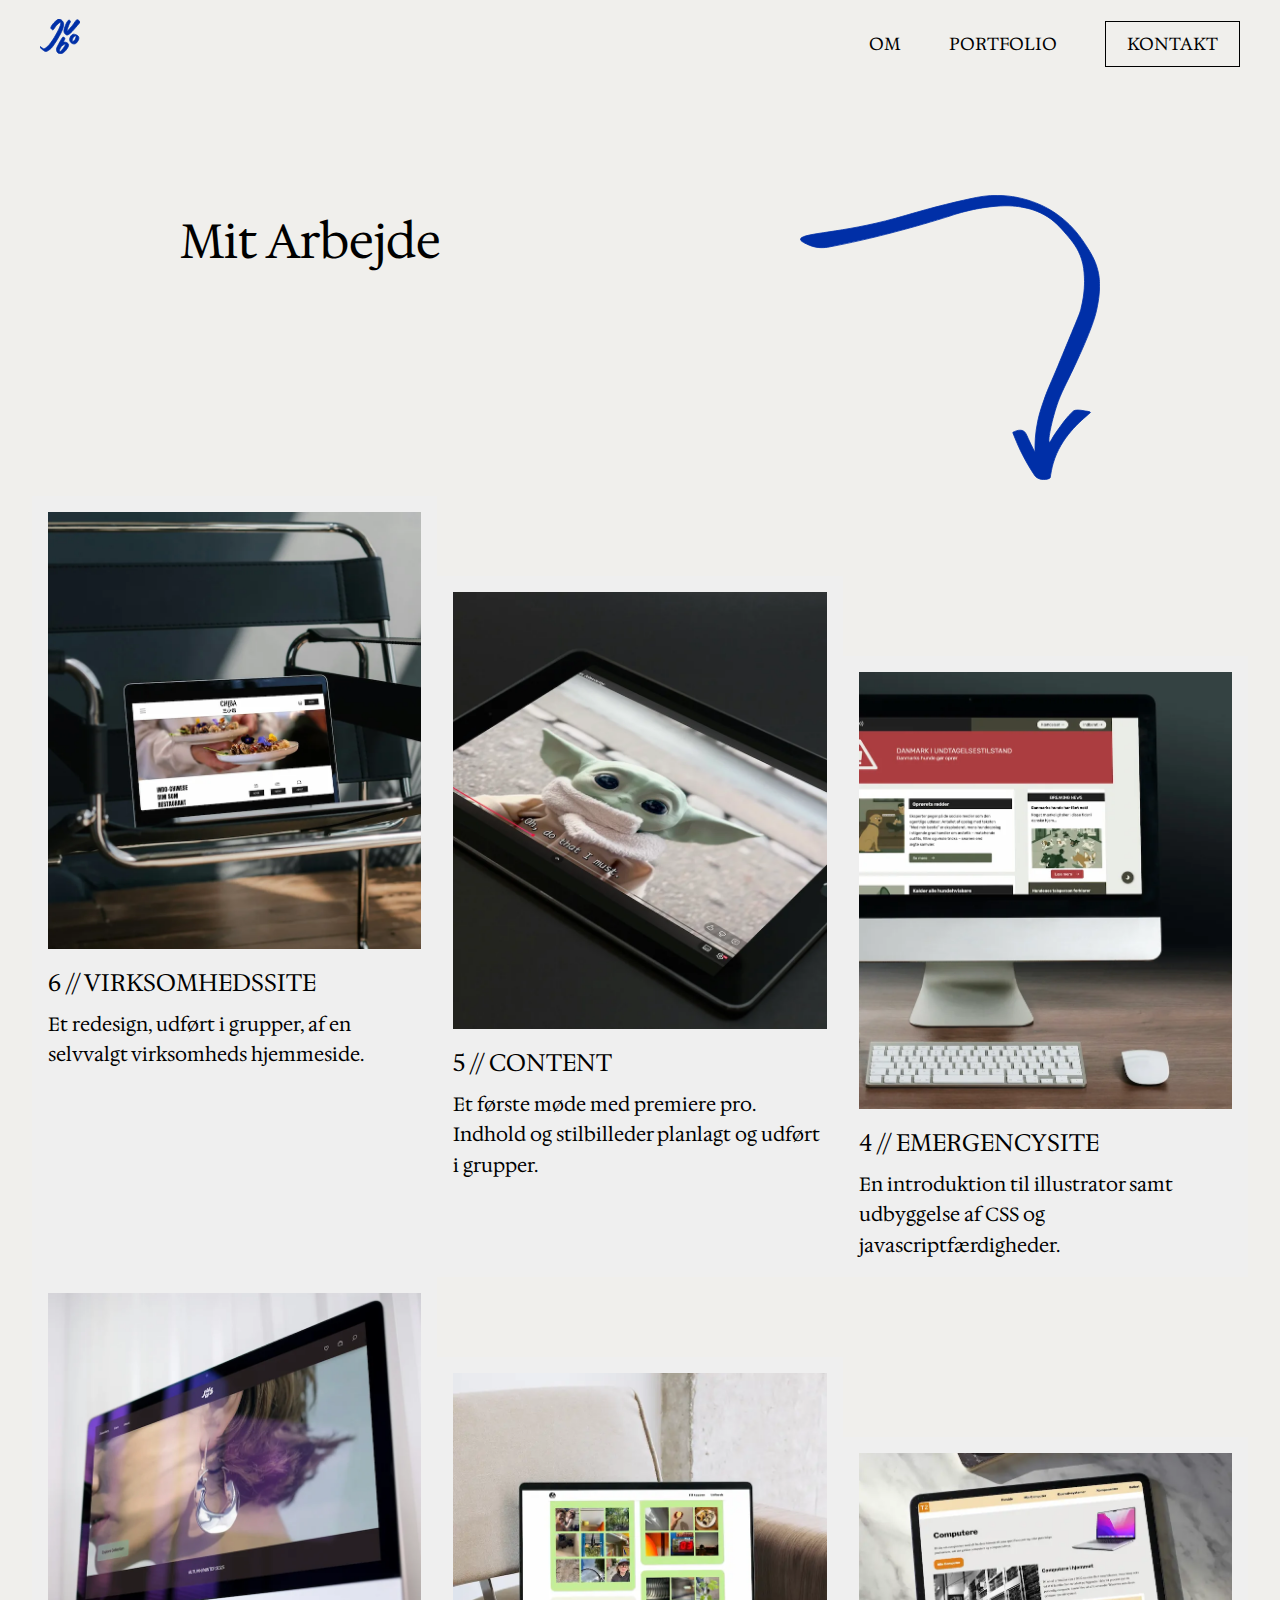
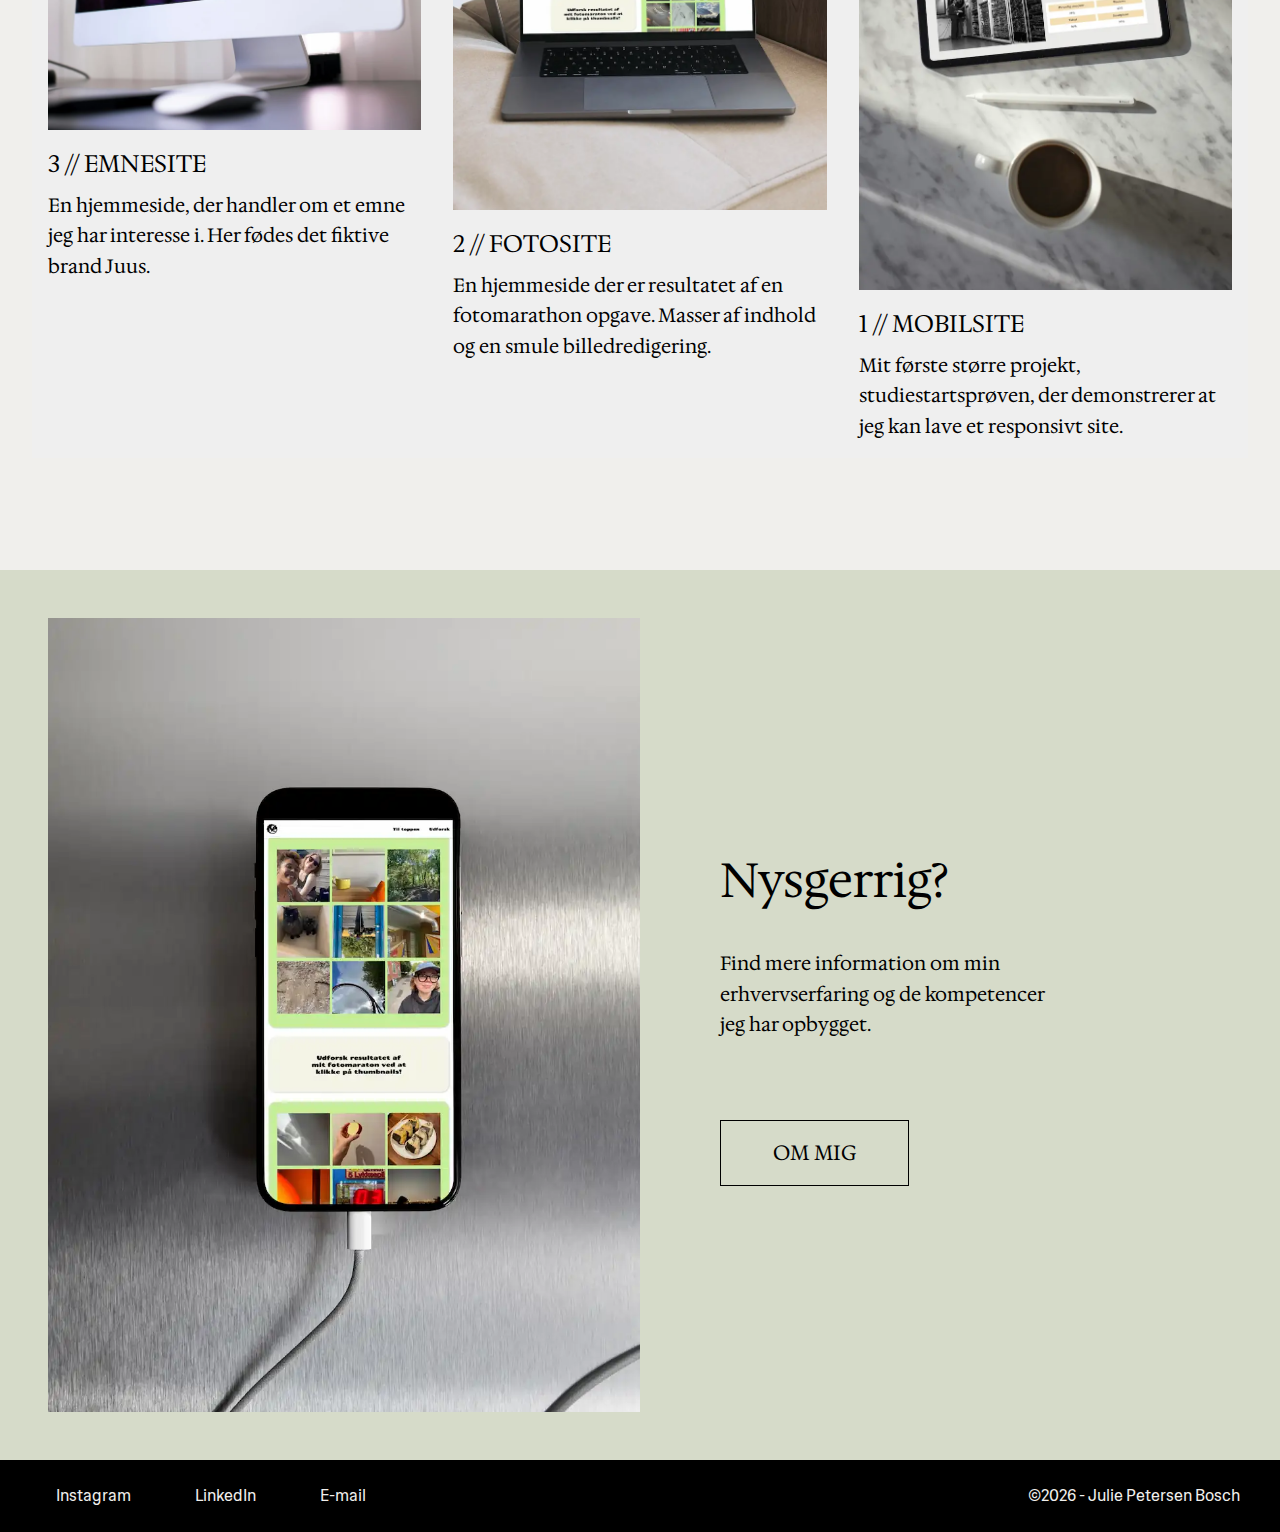
<file: portfolio.html>
<!DOCTYPE html>
<html lang="da">
  <head>
    <meta charset="UTF-8" />
    <meta name="viewport" content="width=device-width, initial-scale=1.0" />
    <title>Julie Bosch | Portfolio</title>
    <link rel="preconnect" href="https://fonts.googleapis.com" />
    <link rel="preconnect" href="https://fonts.gstatic.com" crossorigin />
    <link
      href="https://fonts.googleapis.com/css2?family=Hedvig+Letters+Serif:opsz@12..24&display=swap"
      rel="stylesheet"
    />
    <link rel="preconnect" href="https://fonts.googleapis.com" />
    <link rel="preconnect" href="https://fonts.gstatic.com" crossorigin />
    <link
      href="https://fonts.googleapis.com/css2?family=Hedvig+Letters+Sans&display=swap"
      rel="stylesheet"
    />
    <link rel="apple-touch-icon" sizes="180x180" href="/apple-touch-icon.png" />
    <link rel="icon" type="image/png" sizes="32x32" href="/favicon-32x32.png" />
    <link rel="icon" type="image/png" sizes="16x16" href="/favicon-16x16.png" />
    <link rel="manifest" href="/site.webmanifest" />

    <link rel="stylesheet" href="css/portfolio.css" />
    <link rel="stylesheet" href="css/general.css" />
    <link rel="stylesheet" href="css/layout.css" />
  </head>

  <body>
    <main>
      <header>
        <div class="flexheader">
          <div>
            <a href="index.html"
              ><svg
                class="logo"
                aria-label="Logo - tilbage til forsiden"
                id="Layer_2_logo"
                data-name="Layer 2"
                xmlns="http://www.w3.org/2000/svg"
                viewBox="0 0 55.04 47.87"
              >
                <defs>
                  <style>
                    .cls-1 {
                      fill: #002fa7;
                    }
                  </style>
                </defs>
                <g id="Layer_1-2_logo" data-name="Layer 1">
                  <path
                    class="cls-1"
                    d="M15.79,13.78c-.76-.85-.74-.77-.8-.87-.5-.88.17-2.17.8-3.26,1.01-1.76,2.17-3.15,3.48-4.56,1.72-1.85,2.84-2.71,5.08-4.42.31-.24.54-.4.89-.53,1.97-.69,4.38,1.17,5.55,2.53.91,1.06,1.29,2.09,1.41,2.43.41,1.2.43,2.32.33,3.35-.46,4.62-3.71,10.94-3.71,10.94-1.76,3.42-3.17,5.77-5.1,9-1.47,2.45-2.58,4.11-4.81,7.42-1.02,1.51-1.83,2.69-3.15,4.07-1.38,1.44-2.42,2.18-3.94,3.25-1.48,1.04-2.17,1.35-2.99,1.45-1.14.13-2.07-.2-2.5-.36-.77-.28-1.41-.78-2.66-1.77-1.4-1.11-2.03-1.78-2.2-1.97-.56-.62-1.69-1.85-1.41-2.27.15-.22.67-.19,1.02-.03.28.13.42.32.56.49.36.44.78.76,1.64,1.41.65.49,1.21.79,1.28.82,2.28,1.14,8.08-5.62,8.08-5.62,3.69-4.3,5.9-8.04,8.9-13.17,1.79-3.07,3.05-5.46,4.24-8.05,0,0,.91-1.75,2.17-5.19,0,0,.24-.65.49-1.87.1-.5.21-1.13.1-1.9-.06-.39-.09-.58-.2-.66-.58-.41-2.55,1.43-3.71,2.53-1.71,1.6-2.63,2.47-3.58,3.91-.42.64-.94,1.52-1.94,2.79-.42.54-.73,1.04-1.05,1.25-.19.12-.55.14-.92.03-.41-.12-.61-.39-1.33-1.18Z"
                  />
                  <path
                    class="cls-1"
                    d="M38.77,2.11c-1.19,1.36-1.64,2.16-1.64,2.16-1.26,2.23-2.11,4.29-2.2,4.51-.34.83-.83,2.12-1.32,3.75-.58,1.95-.66,2.78-.68,3.43-.02.73-.03,1.44.24,2.32.13.42.82,2.45,2.84,3.39,0,0,.79.64,1.6.44,3.57-.9,8.44-6.63,16.73-16.65.35-.42.73-.91.69-1.18-.05-.34-.04-.26-.13-.46-.96-2.08-3.7-3.34-4.31-2.84-1.67,1.36-3.2,4.22-5.75,7.55-.08.11,0,0-5.75,6.67-.94,1.09-1.33,1.54-1.56,1.44-.95-.45,2.58-10.03,3.63-11.18.08-.09.3-.38.68-1.2.04-.08.09-.38.08-.68-.05-1.14-1.34-2.39-2.28-2.2-.24.05-.41.19-.88.72Z"
                  />
                  <path
                    class="cls-1"
                    d="M39.27,34.97c-.38-1.71-3.39-3.52-6.91-3.26-.21.02.09-.53.22-.9.5-1.05.83-1.38,1.39-2.67.17-.4.25-.65.26-.95,0-.08.03-.7-.29-1.22-.48-.78-1.67-1.24-2.52-.93-.22.08-.44.22-2.25,3.02-.11.18-.17.26-.21.33-.37.59-.85,1.47-2.78,5.05,0,0-.3.56-1.91,3.65-.83,1.6-1.08,2.09-1.3,2.91-.22.81-.51,1.96-.21,3.39.11.51.36,1.68,1.32,2.73,1.68,1.84,4.11,1.76,4.42,1.75,1.6-.07,2.7-.82,3.89-1.64,1.2-.82,1.89-1.62,3.12-3.05.28-.32,1.46-1.71,2.65-3.71.62-1.05.95-1.77,1.09-2.67.11-.7.09-1.42,0-1.83ZM33.38,38.26c-2,3.37-5.54,7.17-6.5,6.57-.85-.54.5-4.24,2.48-6.93.56-.75,1.32-1.33,2.62-2.19,1.47-.97,2.47-1.36,2.75-1.13.55.45-1.2,3.42-1.35,3.68Z"
                  />
                  <path
                    class="cls-1"
                    d="M52.93,24.04c-.73-1.24-1.9-1.73-3.37-2.32-1.49-.61-2.45-.99-3.65-.8-3.15.5-4.55,4.48-4.7,4.94-.26.77-.68,2.1-.29,3.72.52,2.12,2.09,3.29,2.56,3.64.38.28.99.71,1.9.95.48.13,2.13.5,3.72-.37.53-.29.84-.6,1.28-1.03.18-.18.92-.92,1.82-2.56.64-1.17.96-1.75,1.12-2.48.11-.53.47-2.2-.4-3.67ZM46.36,30.4c-.45.31-1.03.69-1.81.86-.56.12-.31-5.55,3.02-7.45.44-.25,1.13-.72,1.83-.6.64.11.06,5.02-3.03,7.19Z"
                  />
                </g>
              </svg>
            </a>
          </div>
          <nav>
            <div class="flexnav">
              <div>
                <a href="about.html">OM</a>
              </div>
              <div>
                <a class="visiting" href="portfolio.html">PORTFOLIO</a>
              </div>
              <div>
                <a
                  href="mailto:jubo0003@stud.ek.dk"
                  target="_blank"
                  class="cta-nav"
                  >KONTAKT</a
                >
              </div>
            </div>
            <div class="burgernav">
              <button class="burger">
                <span class="line"></span>
                <span class="line"></span>
                <span class="line"></span>
              </button>
              <ul class="menu">
                <li><a href="about.html">OM</a></li>

                <li><a href="portfolio.html" class="visiting">PORTFOLIO</a></li>

                <li>
                  <a href="mailto:jubo0003@stud.ek.dk" target="_blank"
                    >KONTAKT</a
                  >
                </li>
              </ul>
            </div>
          </nav>
        </div>
      </header>
      <section class="mywork-flex">
        <div class="work">
          <h1>Mit Arbejde</h1>
        </div>

        <svg
          class="mywork-illustration"
          id="Layer_2_mywork"
          data-name="Layer 2"
          xmlns="http://www.w3.org/2000/svg"
          viewBox="0 0 373.07 354.29"
        >
          <defs>
            <style>
              .cls-1 {
                fill: #002fa7;
                stroke: #002fa7;
                stroke-linejoin: round;
              }
            </style>
          </defs>
          <g id="Layer_1-2_mywork" data-name="Layer 1">
            <path
              class="cls-1"
              d="M.73,54.32c-1.81,2.87,7.44,6.63,10.76,8.07,10.34,4.48,20.37,3.04,24.67,2.24,77.96-14.55,154.74-39.92,154.74-39.92,4.51-1.49,21.56-7.03,44.4-9.87,20.48-2.55,32.01-1.23,39.02,0,6.89,1.21,17.29,3.13,29.07,9.61,12.99,7.15,20.42,15.87,27.71,24.42,7.41,8.69,14.66,17.2,19.02,30.76,2.75,8.56,3.14,15.37,3.52,22.07.34,5.98.7,20.29-4.23,39.68-1.54,6.08-2.44,8.05-15.97,40.62-14.83,35.71-12.2,29.59-14.79,35.69-8.56,20.16-10.99,25.06-15.03,36.63-3.14,8.99-5.82,16.69-7.98,27-3.15,15.01-3.66,28.3-3.29,38.74-4.03-7.4-6.85-13.44-8.69-17.61-2.2-5-3.36-8.14-6.57-9.39-2.91-1.13-6.91-.51-9.86.94-1.15.56-2.86.97-2.58,1.64,2.75,6.76,5.8,14.65,9.63,22.54,5.76,11.88,11.92,22.22,17.84,31.05.86,1.01,1.75,1.75,2.58,2.29,6.5,4.26,16.19,1.47,16.44,0,.83-4.96,1.87-11.75,3.76-18.08,9.74-32.57,33.42-51.64,46.02-62.69,1.58-1.39-4.36-1.79-7.28-2.35-5.89-1.13-11.52-1.57-13.85.47-7.75,6.78-14.27,16.35-21.37,26.3-5.09,7.13-7.01,12.61-8.22,12.21-2.32-.77,1.75-21.43,7.28-39.68,6.66-21.97,11.81-28.49,27.24-61.99,19.41-42.14,22.94-57.22,24.18-62.92,5.98-27.48,3.31-42.25,1.17-50.25-3.29-12.29-8.53-20.59-13.85-28.88-6.68-10.39-19.73-30.2-45.32-45.32-5.92-3.5-30.56-17.41-64.8-17.84-13.45-.17-23.5,1.8-34.75,4.23-43.99,9.49-72.88,18.78-92.51,24.18C51.04,47.59,5.48,46.81.73,54.32Z"
            />
          </g>
        </svg>
      </section>
      <section class="portfolio-cards">
        <button popovertarget="pop1" class="nobutton tema-cards card1">
          <img
            src="content/img/chibachair.webp"
            alt="CHIBAs website vises på en laptop der står i en stol"
          />
          <div class="overskrift-p">
            <h2>6 // VIRKSOMHEDSSITE</h2>
            <p>
              Et redesign, udført i grupper, af en selvvalgt virksomheds
              hjemmeside.
            </p>
          </div>
          <div class="mobile-cta">SE MERE</div>
        </button>

        <button popovertarget="pop2" class="nobutton tema-cards card2">
          <img
            src="content/img/yodacontent.webp"
            alt="Videoen Yodas Juleeventyr vises på en tablet"
          />
          <div class="overskrift-p">
            <h2>5 // CONTENT</h2>
            <p>
              Et første møde med premiere pro. Indhold og stilbilleder planlagt
              og udført i grupper.
            </p>
          </div>
          <div class="mobile-cta">SE MERE</div>
        </button>

        <button popovertarget="pop3" class="nobutton tema-cards card3">
          <img
            src="content/img/emergencydesktop.webp"
            alt="DHK Emergency site vises på en iMac Desktop"
          />
          <div class="overskrift-p">
            <h2>4 // EMERGENCYSITE</h2>
            <p>
              En introduktion til illustrator samt udbyggelse af CSS og
              javascriptfærdigheder.
            </p>
          </div>
          <div class="mobile-cta">SE MERE</div>
        </button>

        <button popovertarget="pop4" class="nobutton tema-cards card1">
          <img
            src="content/img/juusdesktop.webp"
            alt="Juus Jewellery site vises på en iMac Desktop"
          />
          <div class="overskrift-p">
            <h2>3 // EMNESITE</h2>
            <p>
              En hjemmeside, der handler om et emne jeg har interesse i. Her
              fødes det fiktive brand Juus.
            </p>
          </div>
          <div class="mobile-cta">SE MERE</div>
        </button>

        <button popovertarget="pop5" class="nobutton tema-cards card2">
          <img
            src="content/img/fotositelaptop.webp"
            alt="Fotomarathon site vises på en macbook"
          />
          <div class="overskrift-p">
            <h2>2 // FOTOSITE</h2>
            <p>
              En hjemmeside der er resultatet af en fotomarathon opgave. Masser
              af indhold og en smule billedredigering.
            </p>
          </div>
          <div class="mobile-cta">SE MERE</div>
        </button>

        <button popovertarget="pop6" class="nobutton tema-cards card3">
          <img
            src="content/img/mobilsitetablet.webp"
            alt="Studiestartsprøven 'Mobilsite' vises på en iPad"
          />
          <div class="overskrift-p">
            <h2>1 // MOBILSITE</h2>
            <p>
              Mit første større projekt, studiestartsprøven, der demonstrerer at
              jeg kan lave et responsivt site.
            </p>
          </div>
          <div class="mobile-cta">SE MERE</div>
        </button>
      </section>

      <section class="bg-change section-nysgerrig">
        <div class="nysgerrig-img">
          <img
            src="content/img/fotosite.webp"
            alt="fotosite vist på en iphone"
          />
        </div>
        <div class="flex-text-cta3">
          <div class="nysgerrig">
            <div>
              <h3>Nysgerrig?</h3>
            </div>
            <div>
              <p>
                Find mere information om min <br />
                erhvervserfaring og de kompetencer <br />
                jeg har opbygget.
              </p>
            </div>
          </div>
          <div>
            <a href="about.html" class="cta-green">OM MIG</a>
          </div>
        </div>
      </section>
      <footer>
        <div class="footerlinks">
          <div>
            <a href="https://www.instagram.com/gulejulle/" target="_blank"
              >Instagram</a
            >
          </div>
          <div>
            <a
              href="https://www.linkedin.com/in/julie-petersen-156950243/"
              target="_blank"
              >LinkedIn</a
            >
          </div>
          <div>
            <a href="mailto:jubo0003@stud.ek.dk" target="_blank">E-mail</a>
          </div>
        </div>
        <div class="center">©2026 - Julie Petersen Bosch</div>
      </footer>

      <!-- popovers starter her -->

      <article popover id="pop1">
        <section class="pop-flex1">
          <div class="pop-overskrift-details">
            <h1>
              6 // <br />
              VIRKSOMHEDSSITE
            </h1>
            <ul>
              <li>
                Dato: <br />
                18.12.2025
              </li>
              <li>
                Læring: <br />UI/UX design, Kundekontakt, Målgrupper, Brand
                Storytelling, Github, Brugertests, Heuristisk evaluering,
                Implementering af løsning, Formidling og dokumentation af design
              </li>
              <li>
                Værktøjer:<br />
                GitHub Illustrator, Photoshop, Figma, HTML, CSS, JavaScript,
                Digitale filformater, Fotografi, Lighthouse test
              </li>
            </ul>
            <div class="btn-flex">
              <a
                href="https://www.figma.com/design/xzsho0p4Lvg7uGAfWubA8m/CHIBA-redesign?m=auto&t=A4Sg8Yhwv7Hq7G30-1"
                class="cta-pop"
                target="_blank"
                >FIGMA</a
              >
              <a
                href="https://chiba-redesign.github.io/chibasite/index.html"
                class="cta-pop"
                target="_blank"
                >WEBSITE</a
              >
            </div>
          </div>
          <div class="pop-image">
            <img
              src="content/img/chibachair.webp"
              alt="CHIBAS website vist på laptop placeret i stol"
            />
          </div>
        </section>
        <section class="beskrivelse">
          <div class="flex-h2-pop">
            <h2>Redesign case</h2>
            <p>
              I den sidste del af temaet Grundlæggende Indhold arbejdede vi med
              en caseopgave, hvor vi i teams skulle redesigne en virksomheds
              hjemmeside. Vi indgik et ‘samarbejde’ med restauranten CHIBA, som
              vi havde kontakt til, og gennemførte både field research og et
              kundebesøg. Her interviewede vi ejeren for at få en bedre
              forståelse af virksomhedens værdier, målgruppe og brugerbehov.
              Målet med redesignet var at skabe et tydeligere visuelt hierarki
              og et mere strømlinet site, samtidig med at vi førsøgte at
              formidle CHIBAs fortælling om dim sum som delemad, der deles med
              hjertet.
            </p>
          </div>
          <div class="flex-h2-pop">
            <h2>Indholdsproduktion og visuel designproces</h2>
            <p>
              Som en del af indholdsproduktionen planlagde og gennemførte vi et
              fotoshoot, hvor vi arbejdede bevidst med motiver og stemning. Vi
              fik mulighed for at fotografere under en vennemiddag, hvilket gav
              autentisk indhold med både mennesker og mad. Billederne blev
              efterfølgende redigeret i Photoshop og derefter optimeret til web.
              Samtidig med dette arbejdede vi med organisering af indhold,
              farvepalette og style tile for at sikre et sammenhængende visuelt
              udtryk på tværs af sitet. Designprocessen blev udviklet gennem
              solution sketches, feedback og fælles beslutninger, hvor alles
              moodboards blev samlet til et fælles visuelt udgangspunkt. Vi
              udarbejdede wireframes og prototype, som vi brugte til forskellige
              tests af sitet. Derudover designede vi ikoner samt en Lottie-fil
              til 404-siden, der dog ikke nåede at blive animeret. Processen
              blev løbende dokumenteret og vi lavede en pecha kucha præsentation
              til sidst i forløbet.
            </p>
          </div>
        </section>
        <section>
          <img
            src="content/img/chiba-carousel.webp"
            alt="karussel med billeder på CHIBAS hjemmeside"
          />
        </section>
        <section class="udfordringer">
          <h2>Udfordringer</h2>
          <p>
            Undervejs i projektet oplevede vi flere udfordringer. Det var blandt
            andet vanskeligt at finde en virksomhed, der havde tid til at indgå
            i et samarbejde, da flere måtte takke nej. Samtidig var CHIBA
            allerede i gang med et mindre redesign, hvilket betød, at der skete
            ændringer på deres website undervejs i vores proces. Derudover var
            tid en udfordring i forhold til at sikre, at alle kunne være lige
            involverede i hele designprocessen, hvilket krævede prioritering og
            koordinering i teamet. Vi løb også ind i problemer med
            versionsstyring på GitHub, da det var første gang vi forsøgte os med
            det, mens samarbejdet i GitHub fungerede helt fint.
          </p>
        </section>
      </article>

      <article popover id="pop2">
        <section class="pop-flex1">
          <div class="pop-overskrift-details">
            <h1>
              5 // <br />
              CONTENT
            </h1>
            <ul>
              <li>
                Dato: <br />
                28.11.2025
              </li>
              <li>
                Læring: <br />Idégenerering, Storyboarding, kamera,
                videoredigering i samarbejde
              </li>
              <li>
                Værktøjer:<br />
                iPhone, Premier Pro, After Effects, Photoshop
              </li>
            </ul>
            <div class="btn-flex">
              <a
                href="https://www.youtube.com/watch?v=BBZ7-QOgZYU"
                target="_blank"
                class="cta-pop"
                >YOUTUBE</a
              >
            </div>
          </div>
          <div class="pop-image">
            <img
              src="content/img/yodacontent.webp"
              alt="Yodas Juleeventyr vises på en tablet"
            />
          </div>
        </section>
        <section class="beskrivelse">
          <div class="flex-h2-pop">
            <h2>Grundlæggende Indhold</h2>
            <p>
              Den første del af temaet handlede om indholdsproduktion, hvor jeg
              fik indblik i hele processen fra idé og planlægning, med
              storyboards og stilbilleder, til produktion og efterbehandling.
              Jeg lærte at indstille og bruge smartphonekameraet til
              fotografering og arbejdede med forskellige filformater som RAW,
              JPEG og PNG samt fik flere færdigheder til billedredigering i
              Adobe Photoshop.
            </p>
          </div>
          <div class="flex-h2-pop">
            <h2>Baby Yoda</h2>

            <p>
              Ugens opgave bestod i at producere en kort video, som skulle vises
              til skolens julearrangement. Videoen måtte maksimalt vare ét minut
              og blev lavet i samarbejde i grupper af to. Vores video handler om
              Baby Yoda, som ved et uheld teleporterer sig til jorden og bruger
              al sin force i processen. Herefter følger fortællingen hans forsøg
              på at genvinde sin force, så han igen kan vende hjem. Videoen blev
              optaget med iPhone og efterfølgende redigeret i Adobe Premiere Pro
              ved brug af effekter fundet online.
            </p>
          </div>
        </section>
        <section>
          <img
            src="content/img/editor.webp"
            alt="Skærmbillede af videoredigering i Premier Pro"
          />
        </section>
        <section class="beskrivelse">
          <h2>Udfordringer</h2>
          <p>
            Optagelserne var udfordrende, da bamsen vi havde var meget lille, og
            det krævede kreative løsninger for at få bevægelse i Baby Yoda. Det
            betød blandt andet, at vi måtte filme meget tæt på jorden, hvor den
            ene arbejdede med Yoda, mens den anden stod for optagelserne. Selve
            redigeringsprocessen var også udfordrende at koordinere, da vi ikke
            fysisk kunne sidde sammen hele ugen - vi valgte derfor at dele
            klippearbejdet op. Her opstod der dog problemer med forskellige
            computerindstillinger, hvilket resulterede i forskelle i farverne på
            videoen.
          </p>
        </section>
      </article>

      <article popover id="pop3">
        <section class="pop-flex1">
          <div class="pop-overskrift-details">
            <h1>
              4 // <br />
              EMERGENCYSITE
            </h1>
            <ul>
              <li>
                Dato: <br />
                21.11.2025
              </li>
              <li>
                Læring: <br />Ideudvikling, Stil, Accessibility, Vektorgrafikker
                (SVG), Peer to Peer feedback, Custom Properties, Accordions,
                Darkmode, Popovers, Transitions, Forms, AI billedegenerering,
                Skitsering og rentegning, Logodesign
              </li>
              <li>
                Værktøjer:<br />
                Adobe Illustrator, Devtools, Figma, HTML, CSS, JavaScript
              </li>
            </ul>
            <div class="btn-flex">
              <a
                href="https://www.figma.com/design/ATJvnkEvBNzoWhZx76wU4T/Emergency-site?m=auto&t=A4Sg8Yhwv7Hq7G30-1"
                target="_blank"
                class="cta-pop"
                >FIGMA</a
              >
              <a
                href="https://jubo0003.github.io/emergencysite/index.html"
                target="_blank"
                class="cta-pop"
                >WEBSITE</a
              >
            </div>
          </div>
          <div class="pop-image">
            <img
              src="content/img/emergencydesktop.webp"
              alt="Emergency site vises på en iMac Desktop"
            />
          </div>
        </section>
        <section class="beskrivelse">
          <div class="flex-h2-pop">
            <h2>Grundlæggende Brugergrænsefladeudvikling</h2>
            <p>
              I dette tema har jeg lært at arbejde mere praktisk med
              brugergrænseflader. Vi har arbejdet med at designe UI-elementer i
              Adobe Illustrator og bruge SVG-grafik på et website, samt gøre den
              interaktiv. Samtidig har jeg fået en bedre forståelse for CSS og
              JavaScript, og hvordan de kan bruges til at skabe interaktion og
              funktioner som popups, transitions og dark mode.
            </p>
          </div>
          <div class="flex-h2-pop">
            <h2>Idégenerering</h2>
            <p>
              Emergencysitet er et website, hvor koden delvist var udleveret, og
              som vi uge for uge har videreudviklet ved at tilføje HTML, CSS og
              JavaScript. Sitet skulle tage udgangspunkt i en nødsituation med
              et humoristisk twist, som jeg nåede frem til gennem mindmapping,
              brug af crossmethod og udvikling af paper prototypes. Jeg har selv
              stået for den visuelle styling af sitet ved hjælp af custom
              properties, farver og fonte samt design af en logotype. Indholdet
              i opgaven, herunder billeder og tekst, er delvist skabt ved hjælp
              af AI, og processen har derfor også givet erfaring med at
              formulere prompts for at opnå det ønskede udtryk og indhold.
            </p>
          </div>
        </section>
        <section>
          <img
            src="content/img/infografik.webp"
            alt="SVG infografik på mit emergencysite"
          />
        </section>
        <section class="beskrivelse">
          <h2>Tekniske kompetencer</h2>
          <p>
            Det har været spændende at arbejde med Adobe Illustrator, og jeg har
            opnået en markant bedre forståelse for programmet, hvilket har gjort
            mig mere sikker i min brug af det. Opgaven var samtidig teknisk
            krævende, og det var en udfordring at skulle lære så meget
            JavaScript på relativt kort tid. Alligevel var processen
            motiverende, og efterhånden begyndte tingene at falde på plads,
            hvilket gav en oplevelse af hurtigt at udvikle flere kompetencer.
          </p>
        </section>
      </article>

      <article popover id="pop4">
        <section class="pop-flex1">
          <div class="pop-overskrift-details">
            <h1>
              3 // <br />
              EMNESITE
            </h1>
            <ul>
              <li>
                Dato: <br />
                24.10.2025
              </li>
              <li>
                Læring: <br />
                UX/UI-rolle, Iterative designprocesser, Brugerforståelse,
                Konventioner, Research og indsigt, Idé- og konceptudvikling,
                strukturering af UI, Brugertests, Proces, Dokumentation og
                Formidling.
              </li>
              <li>
                Værktøjer:<br />
                HTML, CSS, GitHub, Figma og Prototyping, Tænke-højt-test,
                5-sekunders-test, Lighthouse test,
              </li>
            </ul>
            <div class="btn-flex">
              <a
                href="https://www.figma.com/design/EOV1RgeA6AbdN1hG2s4zO9/Emnesite?m=auto&t=A4Sg8Yhwv7Hq7G30-1"
                target="_blank"
                class="cta-pop"
                >FIGMA</a
              >
              <a
                href="https://jubo0003.github.io/emnesite_juus/"
                target="_blank"
                class="cta-pop"
                >WEBSITE</a
              >
            </div>
          </div>
          <div class="pop-image">
            <img
              src="content/img/juusdesktop.webp"
              alt="Juus Jewellery site vises på en iMac Desktop"
            />
          </div>
        </section>
        <section class="beskrivelse">
          <div class="flex-h2-pop">
            <h2>Grundlæggende UX</h2>
            <p>
              I temaet Grundlæggende UX har jeg arbejdet med, hvordan brugere
              oplever og interagerer med digitale brugergrænseflader, og hvordan
              man tager designvalg ud fra research og indsigter. Opgaven i dette
              tema var at lave et site ud fra et emne man har interesse i. For
              at finde frem til dette emne brugte vi forskellige metoder som
              research og idéudvikling i form af brainstorms, mindmaps og user
              stories. Jeg valgte at lave en smykke webshop, Juus Jewellery.
            </p>
          </div>
          <div class="flex-h2-pop">
            <h2>Prototyping og tests</h2>
            <p>
              Herefter lavede vi wireframes, mock-ups og prototyper i Figma, og
              arbejdede med at forbedre løsninger ud fra brugertests. Derudover
              har jeg arbejdet med indholdsproduktion og udvikling af websites i
              HTML og CSS ud fra digitale prototyper jeg har tegnet op i Figma.
              Jeg har testet mit design gennem blandt andet tænke-højt-tests,
              5-second tests og min kode med Lighthouse-tests for at bedømme
              sitets brugervenlighed, performance og accessibility.
            </p>
          </div>
        </section>
        <section>
          <img
            src="content/img/screenshot.webp"
            alt="Udseende af cards på Juus Jewellery hjemmeside"
          />
        </section>
        <section class="udfordringer">
          <h2>Erfaring og udfordringer</h2>
          <p>
            Temaet har givet mig erfaring med at dokumentere og præsentere min
            UX/UI-proces samt forståelse for bæredygtige designprincipper.
            Udfordringerne i temaet var, at skabe indholdet til mit site. Jeg
            brugte nemlig AI til at genere indhold i form af billeder af smykker
            og modeller, der viser dem frem. Det var ikke altid lige let og jeg
            endte med at bruge rigtig meget tid på det, fordi det var tydeligt i
            mine tests, at brugeren bliver påvirket af og prøver at afkode
            hvilket indhold de ser og specielt på en så minimalistisk side. Det
            tog desværre tid fra andre ting jeg havde planlagt, for eksempel at
            designe en lightmode version.
          </p>
        </section>
      </article>

      <article popover id="pop5">
        <section class="pop-flex1">
          <div class="pop-overskrift-details">
            <h1>
              2 // <br />
              FOTOSITE
            </h1>
            <ul>
              <li>
                Dato: <br />
                08.11.2025
              </li>
              <li>
                Læring: <br />
                Multimediedesignerens rolle, Ophavsret og Licensering,
                Billedbehandling, Medaqueries, Digital medieproduktion,
                Semantisk Web, Seperation af stuktur og styling, Regler og
                regulativer, Stil og Genrer, Webfonte.
              </li>
              <li>
                Værktøjer:<br />
                HTML, CSS, Dev Tools, Værktøjer til billedbehandling, HTML og
                CSS validering, Figma
              </li>
            </ul>
            <div class="btn-flex">
              <a
                href="https://jubo0003.github.io/fotosite/"
                target="_blank"
                class="cta-pop"
                >WEBSITE</a
              >
            </div>
          </div>
          <div class="pop-image">
            <img
              src="content/img/fotositelaptop.webp"
              alt="Fotosite vises på en MacBook"
            />
          </div>
        </section>
        <section class="beskrivelse">
          <div class="flex-h2-pop">
            <h2>Fotomaraton</h2>
            <p>
              Fotositet var en øvelsesopgave med det formål at træne at
              fotografi inden for en bestemt stilart samt billedredigering og
              webdesign der stemte overens med det samme visuelle udtryk. Sitet
              fungerer som et galleri-website og er mit bud på et fotomaraton
              bestående af 24 fotografier taget over en periode på 24 timer.
            </p>
          </div>
          <div class="flex-h2-pop">
            <h2>Designarbejde og visuel stil</h2>
            <p>
              Projektet blev gennemført i afslutningen af temaet Grundlæggende
              Web, hvor undervisningen handlede om webstilarter og -genrer samt
              gav en udvidet forståelse af centrale designprincipper. I
              forbindelse med designundervisningen blev der arbejdet i Figma,
              som indebar lagstruktur, blending modes, masks, styles og
              komponenter. Derudover udarbejdede vi style tiles baseret på
              analyser af eksisterende websites for at vise forskellige
              stilarter.
            </p>
          </div>
        </section>
        <section>
          <img
            src="content/img/fotosite-mobile.webp"
            alt="Mobilvisning af fotosite på en iPhone"
          />
        </section>
        <section class="udfordringer">
          <h2>Figma og kode</h2>
          <p>
            På det tekniske plan blev vi introduceret til Git og mere avancerede
            CSS-teknikker, herunder brug af filters og clip-paths.
            Konklusionsvis var det udfordrende at skulle omsætte en abstrakt
            stilart til et konsekvent visuelt udtryk gennem billedredigeringen
            og webdesignet, men også at anvende designprincipperne bevidst i
            stedet for intuitivt.
          </p>
        </section>
      </article>

      <article popover id="pop6">
        <section class="pop-flex1">
          <div class="pop-overskrift-details">
            <h1>
              1 // <br />
              MOBILSITE
            </h1>
            <ul>
              <li>
                Dato: <br />
                14.09.2025
              </li>
              <li>
                Læring: <br />
                Multimediedesignerens rolle, Ophavsret og licens,
                Billedbehandling, , Digital medieproduktion, Semantisk Web,
                Designprincipper og Webfonte, Seperation af stuktur og styling,
                Regler og regulativer
              </li>
              <li>
                Værktøjer:<br />
                HTML, CSS, Dev Tools, Squoosh, Validering, Layoutdiagrammer,
                VSCode
              </li>
            </ul>
            <div class="btn-flex">
              <a
                href="https://jubo0003.github.io/website/"
                target="_blank"
                class="cta-pop"
                >WEBSITE</a
              >
            </div>
          </div>
          <div class="pop-image">
            <img
              src="content/img/mobilsitetablet.webp"
              alt="Mobilsites forside vises på en tablet"
            />
          </div>
        </section>
        <section class="beskrivelse">
          <div class="flex-h2-pop">
            <h2>Grundlæggende Web</h2>
            <p>
              I temaet Grundlæggende Web fik vi forståelse for
              multimediedesignerens rolle i erhvervslivet samt fik et indblik i
              udvikling og hvordan man implementerer professionelle hjemmesider.
              Hertil fik vi også en intro til designprincipper og webfonte. Det
              produkt vi endte med at lave sidst i temaet var Mobilsite, som
              også var vores studiestartsprøve. Indholdet var givet på forhånd,
              og læringen bestod i at følge en struktureret design- og
              udviklingsproces - mobile first - samt at blive bedre kendt med
              HTML og CSS.
            </p>
          </div>

          <div class="flex-h2-pop">
            <h2>Design og optimering</h2>
            <p>
              Vi fik undervisning i immaterielle rettigheder, der indebærer
              ophavsret, licensering og brug af metadata. Her fik vi også
              forståelse for regler og datasikkerhed. Vi arbejdede med de
              grundlæggende principper for brugergrænseflader: Semantisk web,
              struktur og styling når man vil udvikle et responsivt website -
              mobile first. Her fik vi også første kig på DevTools og
              fejlsøgning i form af validering af vores kode. I undervisningen
              fik vi også indblik i billedbehandling: hvordan man optimerer
              filformater til web. Her bruges eksempelvis webp og SVG.
            </p>
          </div>
        </section>
        <section>
          <img
            src="content/img/mobilsitemobile.webp"
            alt="Mobilvisning af mobilsite på en iPhone"
          />
        </section>
        <section class="udfordringer">
          <h2>Udfordringer</h2>
          <p>
            Som nybegynder i faget var udfordringerne i dette tema især at
            anvende semantisk korrekt kode og at style med CSS. Det var meget
            svært at huske de forskellige HTML tags og CSS properties, hvilket
            gjorde at processen med at skabe Mobilsite blev bremset lidt
            undervejs og google fik mange spørgsmål. Jeg synes også at det var
            svært at bruge devtools - og synes stadig det er relativt svært at
            overskue.
          </p>
        </section>
      </article>

      <!-- popovers slutter her  -->
    </main>
    <script src="javascript/general.js"></script>
  </body>
</html>
</file>
<file: css/index.css>
.flexhero {
  display: flex;
  flex-direction: column;
  padding: 3em;
  gap: 2em;
}

.herotext {
  display: flex;
  flex-direction: column;
  gap: 0.3em;
  margin-bottom: 3em;
}

.h3-p-index {
  display: flex;
  flex-direction: column;
  gap: 0.5rem;
}

.flex-text-cta1 {
  display: flex;
  flex-direction: column;
  gap: 2em;
  padding: 3em;
}

.flex-text-cta2 {
  display: flex;
  flex-direction: column;
  gap: 2em;
  padding: 3em;
}
</file>
<file: css/layout.css>
.pop-overskrift-details {
  display: flex;
  flex-direction: column;
  gap: 2em;

  & h1 {
    font-weight: 500;
  }

  & ul {
    list-style: none;
    margin-left: -2.2em;
    display: flex;
    flex-direction: column;
    gap: 1.5em;
    font-family: "Hedvig Letters Sans", sans-serif;
    max-width: 40ch;
  }

  & .cta-pop {
    padding: 0.8em 2.5em;
    font-size: 1.1em;
    background-color: var(--color-bg-primary);
    border: 1.5px solid var(--color-text-primary);
    border-radius: 0;
    cursor: pointer;
    text-decoration: none;
    color: var(--color-text-primary);
  }
}

.btn-flex {
  display: flex;
  gap: 1.2em;
  margin: 1em 0 2em 0;
}

[popover]:popover-open {
  background-color: var(--color-bg-primary);
  padding: 2rem;
  display: grid;
  gap: 1.5rem;
  max-width: 600px;
  max-height: 85vh;
  margin: 50px auto;
  overflow-y: auto;
  border: none;

  &::backdrop {
    background-color: rgba(0, 0, 0, 0.391);
    backdrop-filter: blur(8px);
  }

  p {
    max-width: 60ch;
  }
}

.burger {
  width: 40px;
  height: 60px;
  cursor: pointer;
}

.burger .line {
  display: block;
  width: 100%;
  height: 2px;
  background-color: #333333;
  margin-bottom: 5px;
  transition: 0.2s linear;
}
.burger {
  display: none;
}

@media (width<800px) {
  /* burgermenu  */

  .menu {
    display: none;
  }
  .burger {
    display: block;
    background-color: transparent;
    border: 0;
    margin-bottom: 1em;
  }
  .burger.active .line:nth-child(1) {
    transform: rotate(45deg) translate(5px, 5px);
    transition: 0.2s linear;
  }

  .burger.active .line:nth-child(2) {
    opacity: 0;
    transition: 0.15s linear;
  }

  .burger.active .line:nth-child(3) {
    transform: rotate(-45deg) translate(5px, -5px);
    transition: 0.2s linear;
  }

  nav.active .menu {
    display: block;
    background-color: #ffffff;
    position: absolute;
    top: 70px;
    left: 0;
    width: 100%;
    box-shadow: 0 10px 10px rgba(0, 0, 0, 0.1);
    z-index: 1;
    padding: 2em 1.4em;
  }

  nav.active .menu li {
    margin: 10px 20px;
    padding: 0.3em;
    list-style-type: none;
  }

  nav.active .menu a {
    font-size: 1.2em;
    text-decoration: none;
    color: var(--color-text-primary);
  }

  /* burgermenu */

  .flexnav {
    display: none;
  }
  .burgernav {
    display: block;
  }

  .heroimage {
    position: relative;
  }

  .hero-julie {
    position: absolute;
    top: 2.5rem;
    left: -7.5%;
    max-width: unset;
    width: 115%;
  }

  footer {
    display: flex;
    flex-direction: column;
    gap: 2em;
  }

  .center {
    display: flex;
    flex-direction: row;
    justify-content: center;
  }

  .pop-image {
    display: flex;
    flex-direction: row;
    justify-content: center;
  }

  .work {
    h1 {
      margin-top: 2em;
    }
  }

  .portfolio-cards {
    display: flex;
    flex-direction: column;
    gap: 3em;
  }
  .edu-cards {
    display: flex;
    flex-direction: column;
    gap: 3em;
    padding: 3em 5em 3em 3em;
  }
}

@media (width<950px) {
  h2 {
    font-size: 1.2rem;
    font-weight: 500;
  }
  p {
    font-size: 1rem;
  }
}

@media (width>800px) {
  .burgernav {
    display: none;

    .flexnav {
      display: block;
    }
  }

  .flexnav div a {
    transition: 250ms linear;
  }

  .flexnav div a:hover {
    transform: scale(1.05);
  }

  .gridhero {
    display: grid;
    grid-template-columns: 1fr 2fr;
    grid-template-rows: 1fr 1fr;
  }

  .heroimage {
    grid-column-start: 2;
    grid-row: 1 / span 2;
    position: relative;

    img {
      max-height: 100vh;
    }
  }

  .hero-julie {
    position: absolute;
    top: 2.5rem;
    left: -30%;
  }

  .herotext {
    grid-column: 1/2;
    grid-row: 2;
    align-self: center;
  }

  .cta-green {
    font-size: 1.3em;
    padding: 0.8em 2.5em;
  }

  .cta-beige {
    font-size: 1.3em;
    padding: 0.8em 2.5em;
  }

  .flexbox1-1 {
    display: flex;
    flex-direction: row;
    gap: 2em;

    & img {
      max-width: 50%;
      padding: 4em 2.5em 4em 3em;
    }
  }

  .flex-text-cta1 {
    display: flex;
    flex-direction: column;
    justify-content: center;
    gap: 4em;
  }

  .flex-text-cta2 {
    display: flex;
    flex-direction: row;
    gap: 17.2em;
    padding: 7em 14.5em;
  }

  .om-cta {
    display: flex;
    align-self: center;
  }

  footer {
    display: flex;
    flex-direction: row;
    justify-content: space-between;
    padding: 1.5em 2.5em;
  }

  .footerlinks {
    display: flex;
    flex-direction: row;
    gap: 4em;
  }

  /* portfoliosite layout */
  .mywork-flex {
    display: flex;
    flex-direction: row;
    justify-content: space-around;
  }

  .work {
    padding: 0 0 5em 0;
    h1 {
      font-size: 3rem;
      font-weight: 500;
    }
  }

  .mywork-illustration {
    width: 300px;
    margin-top: 7em;
  }

  .portfolio-cards {
    display: grid;
    grid-template-columns: repeat(3, 1fr);
    margin-bottom: 5em;
  }

  .card1 {
    display: flex;
    margin-top: 0;
  }

  .card2 {
    margin-top: 5em;
  }

  .card3 {
    margin-top: 10em;
  }

  .tema-cards {
    display: flex;
    justify-content: start;
  }

  .section-nysgerrig {
    display: flex;
    flex-direction: row;
    padding: 3em 3em;
    gap: 5em;
  }

  .nysgerrig-img {
    width: 50%;
  }

  .nysgerrig {
    display: flex;
    flex-direction: column;
    justify-content: center;
  }

  .flex-text-cta3 {
    display: flex;
    flex-direction: column;
    gap: 5em;
    justify-content: center;
  }

  .mobile-cta {
    display: none;
  }
  /* om side  */

  .cardbox {
    text-align: center;
    background-color: var(--color-bg-secondary);
    min-width: 20em;
    min-height: 25em;
    padding: 3em;
    gap: 2em;

    overflow: hidden;
  }

  .edu-cards {
    display: flex;
    flex-direction: row;
    gap: 2em;
    padding: 0 3em 0 3em;
  }

  .flex-om {
    display: flex;
    flex-direction: row;
    gap: 2.5em;
    padding: 1em 3em 3em 3em;
  }

  /* scroll til siden  */

  .horizontal-scroll-wrapper {
    height: 200vh;
    view-timeline: --gallery block;
  }

  .sticky-wrapper {
    position: sticky;
    top: 10vh;
    height: 80vh;
    overflow: hidden;
    display: flex;
    flex-direction: column;
    justify-content: center;
  }

  .gallery-track {
    animation: move-horizontal linear both;
    animation-timeline: --gallery;
    animation-range: contain 0% contain 100%;
  }

  @keyframes move-horizontal {
    to {
      translate: -27% 0;
    }
  }

  /* scroll til siden slutter  */

  .flex-erfaring {
    p {
      max-width: 40ch;
    }
  }

  .portrait {
    max-height: 85vh;
  }
}

@media (width>950px) {
  [popover]:popover-open {
    max-width: 1200px;
    padding: 4rem;
  }

  .pop-flex1 {
    display: flex;
    flex-direction: row;
    gap: 2em;
  }

  .pop-image {
    img {
      max-width: 65vh;
    }
  }

  .beskrivelse {
    max-width: 65ch;
    padding: 3em 0;
  }

  .flex-jobs {
    display: flex;
    flex-direction: row;
    gap: 10em;
    margin-bottom: 6em;
  }
}

main {
  max-width: 2000px;
  margin: 0 auto;
}
</file>
<file: css/about.css>
.h1-p-cta {
  display: flex;
  flex-direction: column;
  gap: 2.5em;
  padding: 2.5em 3em;
  justify-content: center;
}

.h1-p-flex {
  display: flex;
  flex-direction: column;

  gap: 1.2em;

  h1 {
    font-weight: 500;
  }
  p {
    max-width: 40ch;
  }
}

.cardbox {
  text-align: center;
  background-color: var(--color-bg-secondary);
  width: 18em;
  height: 22em;
  padding: 3em;
  gap: 2em;
}

.lightbulb {
  display: flex;
  flex-direction: column;
  align-self: center;
  padding: 1.5em;
  svg {
    max-height: 4em;
  }
}

.parentes {
  font-size: 0.8em;
}

.dots {
  width: 1.5em;
}

.job {
  display: flex;
  flex-direction: row;
  gap: 0.5em;
  padding: 2em 4em;
}

@media (width<800px) {
  .job {
    padding: 0.5em 0;
  }
}

.flex-erfaring {
  display: flex;
  flex-direction: column;
  gap: 2em;
}

.grid-erfaring {
  display: grid;
  grid-template-columns: 1fr;
  grid-template-rows: 1fr 1fr 1fr 1fr;
  padding: 1em;
  max-width: 600px;
}

.flex-jobs {
  display: flex;
  flex-direction: column;
  padding: 3em;
}
.grid-erfaring {
  display: grid;
  grid-template-columns: 1fr;
  grid-template-rows: 1fr 1fr 1fr 1fr;
  padding: 1em;
  max-width: 600px;
}

@media screen and (width>600px) {
  .job1 {
    display: flex;
    flex-direction: row;
    justify-self: left;
  }

  .job2 {
    display: flex;
    flex-direction: row;
    justify-self: right;
  }

  .job3 {
    display: flex;
    flex-direction: row;
    justify-self: left;
  }

  .job4 {
    display: flex;
    flex-direction: row;
    justify-self: right;
  }
}
</file>
<file: css/portfolio.css>
.mywork-flex {
  display: flex;
  flex-direction: column;
  align-items: center;
}

.work {
  h1 {
    font-weight: 500;
  }
}

.mywork-illustration {
  width: 100px;
  margin-top: 2em;
}

.tema-cards {
  display: flex;
  flex-direction: column;
  justify-content: center;
  gap: 1em;
  padding: 1em;
}

.tema-cards img {
  transition: 0.5s;
}

.tema-cards img:hover {
  transform: scale(0.97);
}

.portfolio-cards {
  padding: 1em 2em 2em 2em;
}

.overskrift-p {
  display: flex;
  flex-direction: column;
  text-align: left;
  gap: 0.5em;
}

.flex-text-cta3 {
  display: flex;
  flex-direction: column;
  gap: 2em;
  padding: 2em 0;
}

.section-nysgerrig {
  padding: 2em;
}

.nysgerrig {
  display: flex;
  flex-direction: column;
  gap: 2em;
}

.nobutton {
  appearance: none;
  border: none;
  cursor: pointer;
}

.beskrivelse {
  display: flex;
  flex-direction: column;
  gap: 0.6em;

  p {
    font-size: 1em;
    margin-top: 1em;
  }

  h2 {
    margin-top: 0.6em;
  }
}

.udfordringer {
  display: flex;
  flex-direction: column;
  gap: 0.8em;
  padding: 2em 0 2em 0;
  & p {
    font-size: 1em;
  }
}

.mobile-cta {
  display: flex;
  flex-direction: row;
  align-self: left;
  border: 1.5px solid black;
  max-width: 10em;
  padding: 1em 2em 1em 2.7em;
  margin: 0.7em 0;
}

.flex-h2-pop {
  display: flex;
  flex-direction: column;
  margin-bottom: 1em;
}
</file>
<file: css/general.css>
/* 1. reset starter */
*,
*::before,
*::after {
  box-sizing: border-box;
}

/* 2. Remove default margin */
* {
  margin: 0;
}

/* 3. Enable keyword animations */
@media (prefers-reduced-motion: no-preference) {
  html {
    interpolate-size: allow-keywords;
  }
}

body {
  /* 4. Add accessible line-height */
  line-height: 1.5;
  /* 5. Improve text rendering */
  -webkit-font-smoothing: antialiased;
}

/* 6. Improve media defaults */
img,
picture,
video,
canvas,
svg {
  display: block;
  max-width: 100%;
}

/* 7. Inherit fonts for form controls */
input,
button,
textarea,
select {
  font: inherit;
}

/* 8. Avoid text overflows */
p,
h1,
h2,
h3,
h4,
h5,
h6 {
  overflow-wrap: break-word;
}

/* 9. Improve line wrapping */
p {
  text-wrap: pretty;
}
h1,
h2,
h3,
h4,
h5,
h6 {
  text-wrap: balance;
}

/*
  10. Create a root stacking context
*/
#root,
#__next {
  isolation: isolate;
}

/* reset slutter */

:root {
  --color-bg-primary: #f0efec;
  --color-bg-secondary: #d6dbc9;
  --color-bg-footer: black;

  --color-beige-hover: #d6d9f4;
  --color-green-hover: #eeefea;

  --color-text-primary: #000000;
  --color-text-secondary: #bb4926;
  --color-text-tertiary: #f0efec;
}

body {
  background-color: var(--color-bg-primary);
}

.hedvig-letters-serif {
  font-family: "Hedvig Letters Serif", serif;
  font-optical-sizing: auto;
  font-weight: 400;
  font-style: normal;
}

.hedvig-letters-sans-regular {
  font-family: "Hedvig Letters Sans", sans-serif;
  font-weight: 400;
  font-style: normal;
}

main {
  color: var(--color-text-primary);
  font-family: "Hedvig Letters Serif", serif;
}

h2 {
  font-weight: 300;
}

/* header styling */

.logo {
  width: 40px;
  margin: 0.2em 0.2em 0.2em 0;
}

header {
  position: sticky;
  top: 0;
  z-index: 100;
}

.flexheader {
  display: flex;
  flex-direction: row;
  justify-content: space-between;
  padding: 1em 2.5em;
  background-color: var(--color-bg-primary);
}

.flexnav {
  display: flex;
  flex-direction: row;
  justify-content: space-evenly;
  gap: 3em;
  padding-top: 0.3em;

  div {
    display: flex;
    flex-direction: column;
    justify-content: center;
  }

  a {
    color: var(--color-text-primary);
    text-decoration: none;
    font-size: 1.1em;

    &:visited {
      color: var(--color-text-primary);
    }
  }
}

.bg-change {
  background-color: var(--color-bg-secondary);
}

/* text styling */

p {
  max-width: 65ch;
  line-height: 1.6;
}

h3 {
  font-size: 2em;
  font-weight: 400;
}

@media (width>800px) {
  h3 {
    font-size: 3rem;
  }

  p {
    font-size: 1.2rem;
  }
}

/* cta styling */

.cta-green {
  padding: 0.7rem 1.5rem;
  background-color: var(--color-bg-secondary);
  border-radius: 0;
  border: 1.7px solid black;
  font-size: 1.1em;
  cursor: pointer;
  transition: transform 250ms;
  text-decoration: none;
  color: var(--color-text-primary);
  display: inline-block;
}

.cta-beige {
  padding: 0.7rem 2.7rem;
  background-color: var(--color-bg-primary);
  border-radius: 0;
  border: 1.7px solid black;
  font-size: 1.1em;
  cursor: pointer;
  transition: transform 250ms;
  text-decoration: none;
  color: var(--color-text-primary);
  display: inline-block;
}

.cta-beige:hover {
  transform: scale(1.05);
}

.cta-green:hover {
  transform: scale(1.05);
}

/* footer styling */

footer {
  background-color: var(--color-bg-footer);
  color: var(--color-text-tertiary);
  padding: 2em;
  font-family: "Hedvig Letters Sans", sans-serif;

  a {
    text-decoration: none;
    color: var(--color-text-tertiary);

    &:visited {
      color: var(--color-text-tertiary);
    }
  }
}

.footerlinks {
  display: flex;
  flex-direction: row;
  justify-content: space-between;
  padding: 0 1em;
}

/* styling used on multiple pages */

.cta-nav {
  border: 1.5px solid black;
  padding: 0.5em 1.2em;
  transition: 0.5s;
  color: var(--color-text-primary);
  text-decoration: none;
  display: inline-block;

  &:hover {
    transform: scale(1.05);
  }

  &:visited {
    color: var(--color-text-primary);
  }
}

.udd {
  font-size: 1.6em;
}

p {
  text-wrap: pretty;
}
</file>
